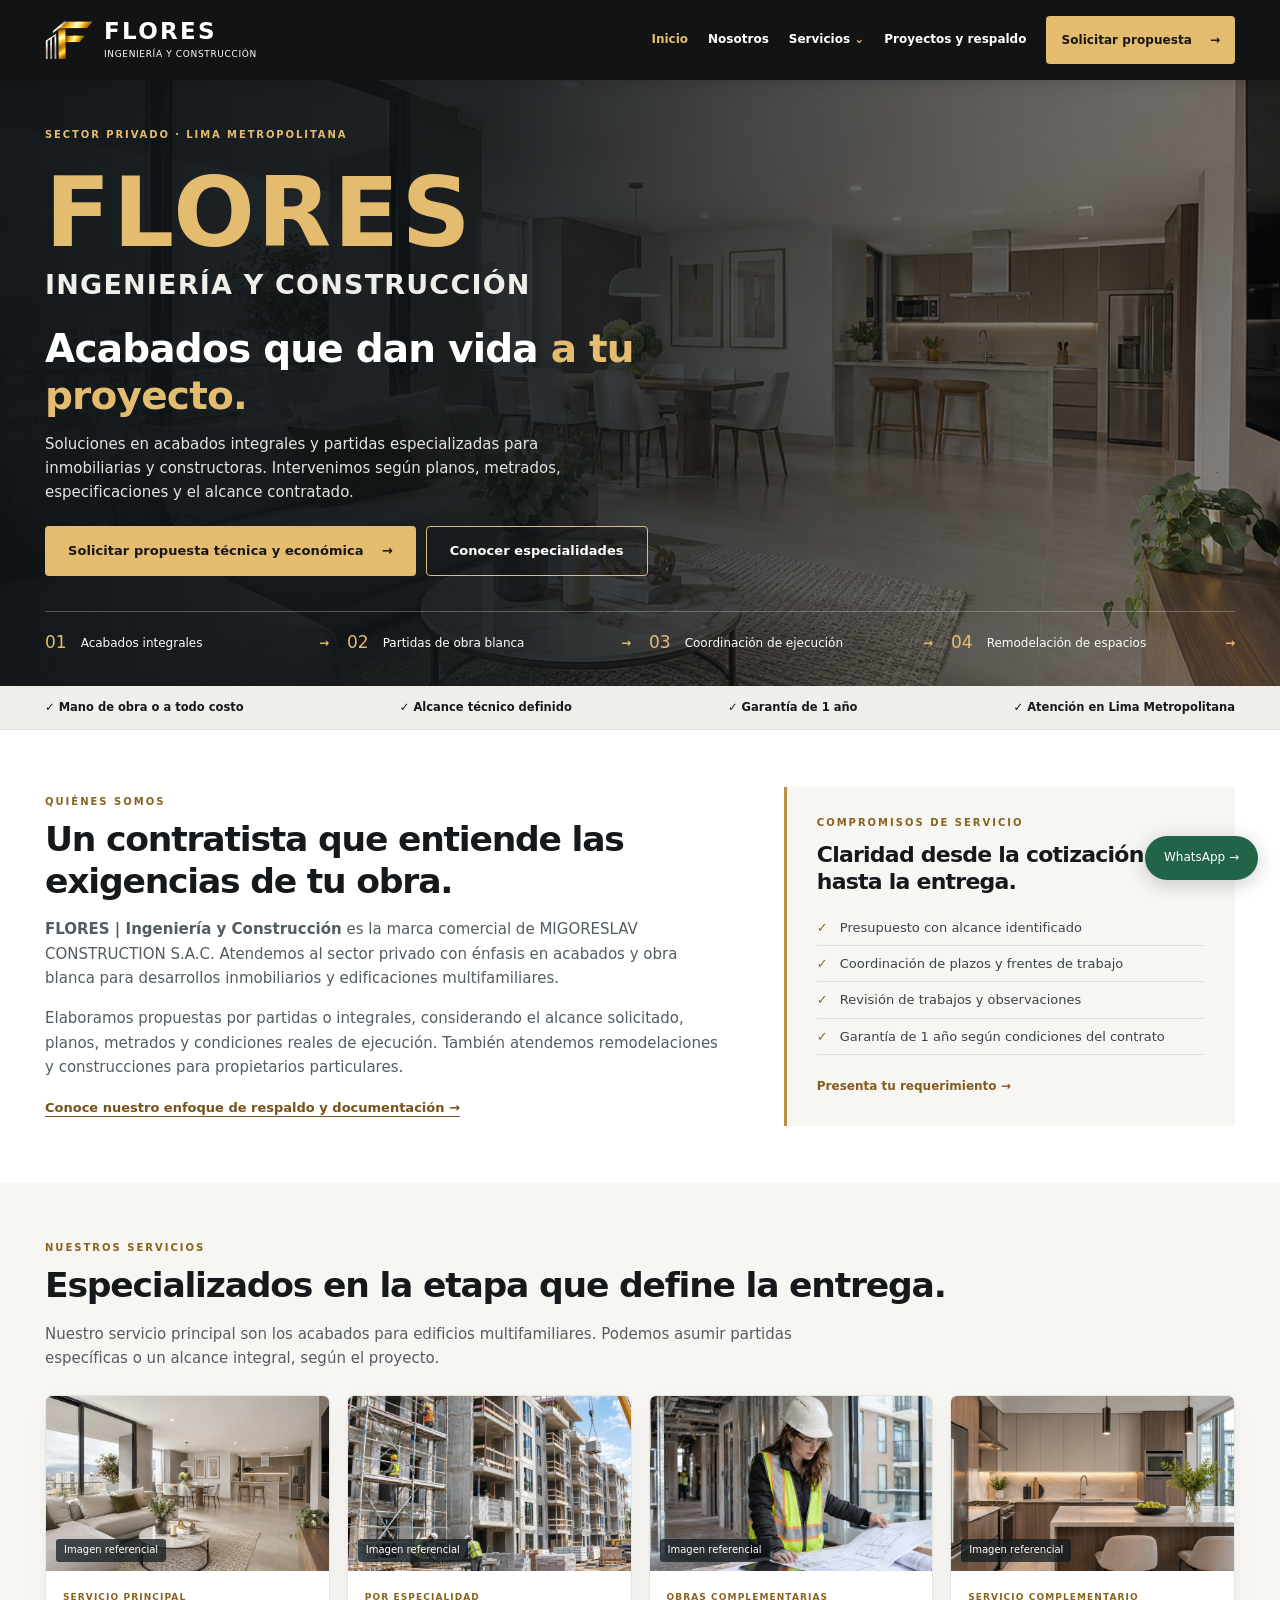
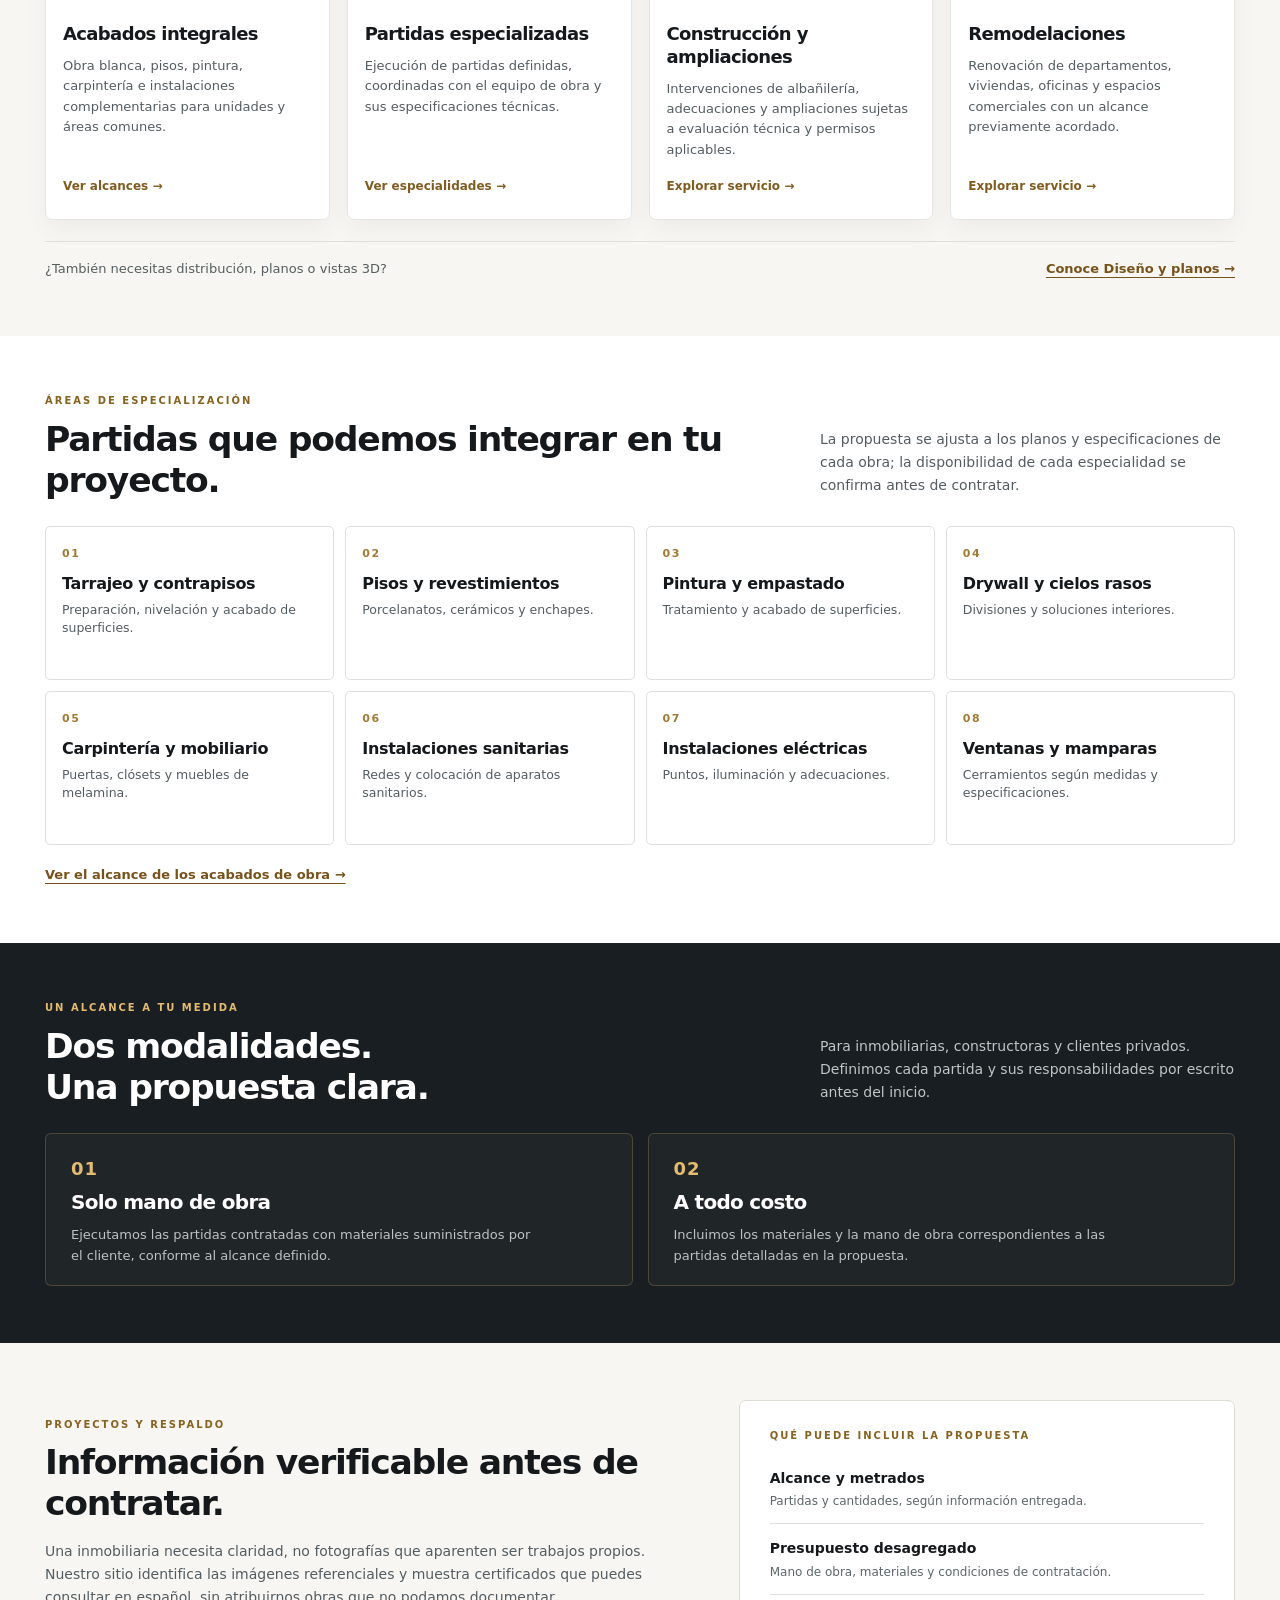
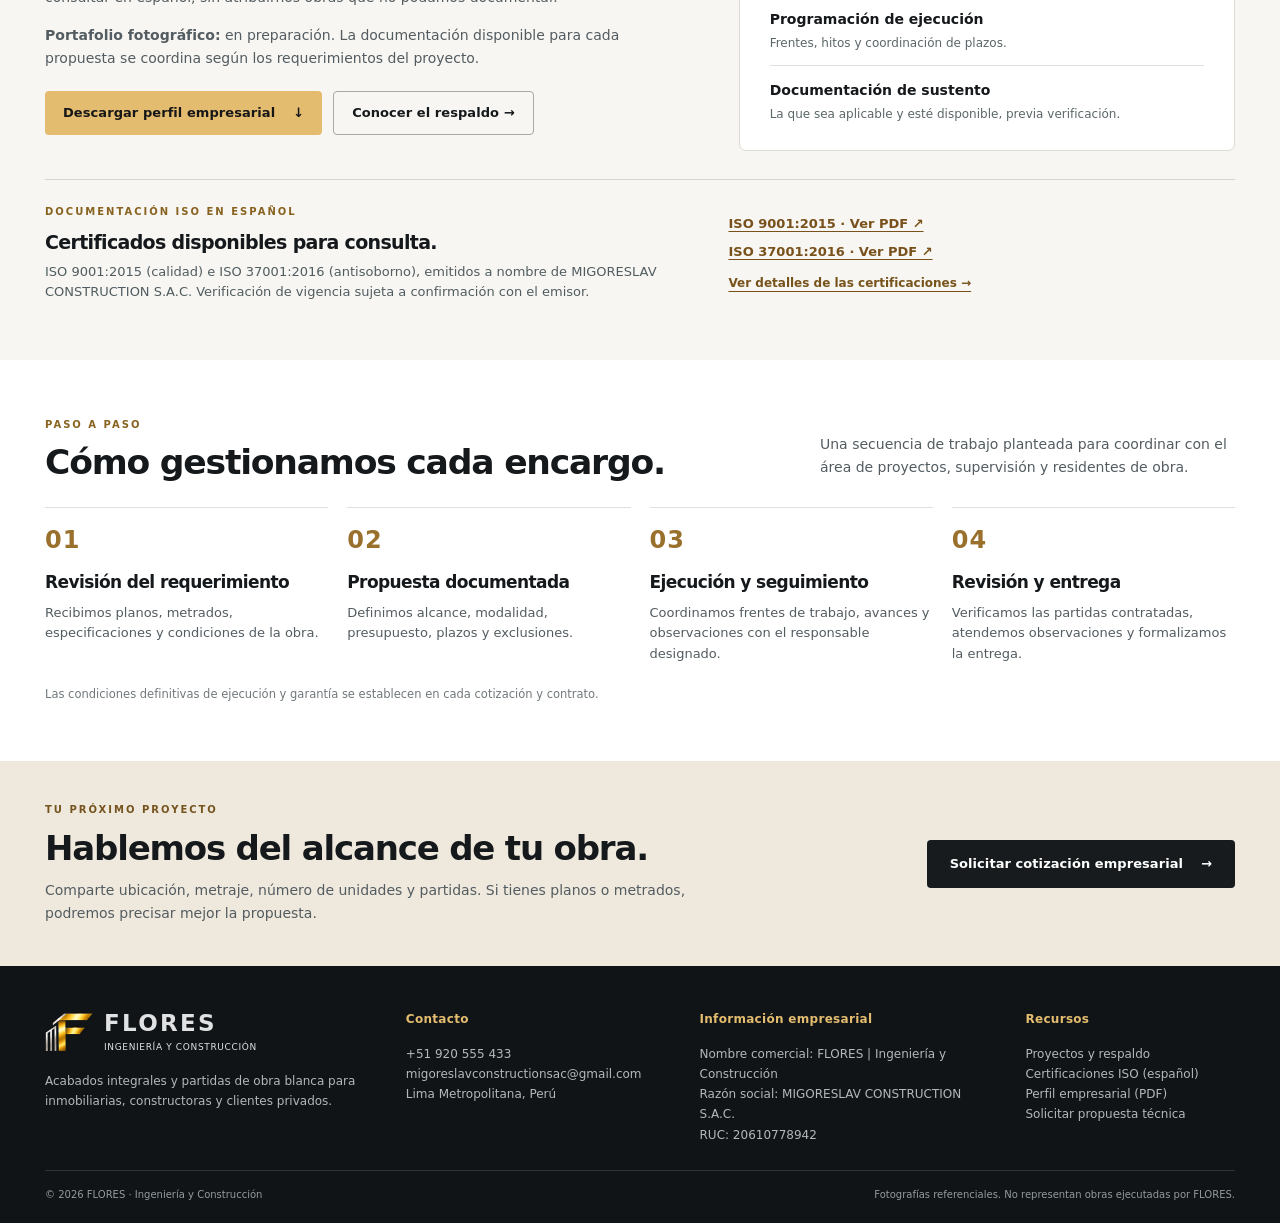
<file: index.html>
<!DOCTYPE html>

<html lang="es"><head><meta charset="utf-8"/><meta content="width=device-width, initial-scale=1" name="viewport"/><meta content="#15181b" name="theme-color"/><title>Acabados para inmobiliarias y constructoras en Lima | FLORES</title><meta content="FLORES: acabados integrales y partidas especializadas para proyectos multifamiliares en Lima. Mano de obra o a todo costo. Solicita una propuesta técnica y económica." name="description"/><link href="assets/favicon.png" rel="icon"/><link href="styles.css?v=20261121-certificaciones" rel="stylesheet"/><script defer="" src="script.js"></script><meta content="website" property="og:type"/><meta content="FLORES | Ingeniería y Construcción" property="og:site_name"/><meta content="index,follow" name="robots"/></head><body><a class="skip" href="#contenido">Saltar al contenido</a><header><div class="wrap nav"><a aria-label="FLORES, inicio" class="brand" href="index.html"><img alt="Isotipo original de FLORES" height="56" src="assets/logo-f-isotipo.webp" width="48"/><span><b>FLORES</b><small>INGENIERÍA Y CONSTRUCCIÓN</small></span></a><button aria-controls="nav" aria-expanded="false" aria-label="Abrir menú" class="menu">☰</button><nav aria-label="Navegación principal" id="nav">
<a aria-current="page" href="index.html">Inicio</a>
<a href="index.html#nosotros">Nosotros</a>
<details class="nav-services"><summary>Servicios</summary><div class="dropdown">
<a href="acabados.html">Acabados integrales</a>
<a href="acabados.html#partidas">Partidas especializadas</a>
<a href="construccion.html">Construcción y ampliaciones</a>
<a href="diseno.html">Diseño y planos</a>
<a href="remodelaciones.html">Remodelaciones</a>
</div></details>
<a href="proyectos.html">Proyectos y respaldo</a>
<a class="btn gold small" href="contacto.html">Solicitar propuesta <span aria-hidden="true">→</span></a>
</nav></div></header><main id="contenido"><section class="hero mainhero" style="--photo:url(assets/interior.jpg)"><div class="wrap hero-inner">
<span class="eyebrow">SECTOR PRIVADO · LIMA METROPOLITANA</span>
<div class="hero-brand">FLORES<small>INGENIERÍA Y CONSTRUCCIÓN</small></div>
<h1>Acabados que dan vida <em>a tu proyecto.</em></h1>
<p>Soluciones en acabados integrales y partidas especializadas para inmobiliarias y constructoras. Intervenimos según planos, metrados, especificaciones y el alcance contratado.</p>
<div class="actions"><a class="btn gold" href="contacto.html">Solicitar propuesta técnica y económica <span aria-hidden="true">→</span></a><a class="btn outline" href="#servicios">Conocer especialidades</a></div>
<div class="hero-tags"><a href="acabados.html"><span>01</span>Acabados integrales <b aria-hidden="true">→</b></a><a href="acabados.html#partidas"><span>02</span>Partidas de obra blanca <b aria-hidden="true">→</b></a><a href="#metodologia"><span>03</span>Coordinación de ejecución <b aria-hidden="true">→</b></a><a href="remodelaciones.html"><span>04</span>Remodelación de espacios <b aria-hidden="true">→</b></a></div>
</div></section><div aria-label="Características de contratación" class="trust"><div class="wrap"><span>✓ Mano de obra o a todo costo</span><span>✓ Alcance técnico definido</span><span>✓ Garantía de 1 año</span><span>✓ Atención en Lima Metropolitana</span></div></div><section class="section" id="nosotros"><div class="wrap about"><div><span class="eyebrow dark">QUIÉNES SOMOS</span><h2>Un contratista que entiende las exigencias de tu obra.</h2>
<p><strong>FLORES | Ingeniería y Construcción</strong> es la marca comercial de MIGORESLAV CONSTRUCTION S.A.C. Atendemos al sector privado con énfasis en acabados y obra blanca para desarrollos inmobiliarios y edificaciones multifamiliares.</p>
<p>Elaboramos propuestas por partidas o integrales, considerando el alcance solicitado, planos, metrados y condiciones reales de ejecución. También atendemos remodelaciones y construcciones para propietarios particulares.</p>
<a class="text-link" href="proyectos.html">Conoce nuestro enfoque de respaldo y documentación <span aria-hidden="true">→</span></a></div>
<aside class="promise-panel"><span class="eyebrow dark">COMPROMISOS DE SERVICIO</span><h3>Claridad desde la cotización hasta la entrega.</h3><ul class="checklist"><li>Presupuesto con alcance identificado</li><li>Coordinación de plazos y frentes de trabajo</li><li>Revisión de trabajos y observaciones</li><li>Garantía de 1 año según condiciones del contrato</li></ul><a class="more" href="contacto.html">Presenta tu requerimiento →</a></aside></div></section><section class="section soft" id="servicios"><div class="wrap"><span class="eyebrow dark">NUESTROS SERVICIOS</span><h2>Especializados en la etapa que define la entrega.</h2><p class="intro">Nuestro servicio principal son los acabados para edificios multifamiliares. Podemos asumir partidas específicas o un alcance integral, según el proyecto.</p>
<div class="cards">
<a class="card" href="acabados.html"><div class="card-image"><img alt="Interior multifamiliar terminado, imagen referencial" height="600" loading="lazy" src="assets/interior.jpg" width="800"/><span>Imagen referencial</span></div><div class="card-body"><span class="eyebrow dark">SERVICIO PRINCIPAL</span><h3>Acabados integrales</h3><p>Obra blanca, pisos, pintura, carpintería e instalaciones complementarias para unidades y áreas comunes.</p><span class="more">Ver alcances →</span></div></a>
<a class="card" href="acabados.html#partidas"><div class="card-image"><img alt="Edificio multifamiliar en construcción, imagen referencial" height="600" loading="lazy" src="assets/edificio.jpg" width="800"/><span>Imagen referencial</span></div><div class="card-body"><span class="eyebrow dark">POR ESPECIALIDAD</span><h3>Partidas especializadas</h3><p>Ejecución de partidas definidas, coordinadas con el equipo de obra y sus especificaciones técnicas.</p><span class="more">Ver especialidades →</span></div></a>
<a class="card" href="construccion.html"><div class="card-image"><img alt="Revisión técnica en obra, imagen referencial" height="600" loading="lazy" src="assets/diseno.jpg" width="800"/><span>Imagen referencial</span></div><div class="card-body"><span class="eyebrow dark">OBRAS COMPLEMENTARIAS</span><h3>Construcción y ampliaciones</h3><p>Intervenciones de albañilería, adecuaciones y ampliaciones sujetas a evaluación técnica y permisos aplicables.</p><span class="more">Explorar servicio →</span></div></a>
<a class="card" href="remodelaciones.html"><div class="card-image"><img alt="Cocina terminada, imagen referencial" height="600" loading="lazy" src="assets/cocina.jpg" width="800"/><span>Imagen referencial</span></div><div class="card-body"><span class="eyebrow dark">SERVICIO COMPLEMENTARIO</span><h3>Remodelaciones</h3><p>Renovación de departamentos, viviendas, oficinas y espacios comerciales con un alcance previamente acordado.</p><span class="more">Explorar servicio →</span></div></a>
</div>
<div class="service-bottom"><span>¿También necesitas distribución, planos o vistas 3D?</span><a class="text-link" href="diseno.html">Conoce Diseño y planos →</a></div>
</div></section><section class="section" id="especialidades"><div class="wrap"><div class="section-heading"><div><span class="eyebrow dark">ÁREAS DE ESPECIALIZACIÓN</span><h2>Partidas que podemos integrar en tu proyecto.</h2></div><p>La propuesta se ajusta a los planos y especificaciones de cada obra; la disponibilidad de cada especialidad se confirma antes de contratar.</p></div>
<div class="specialties-grid"><article><span>01</span><h3>Tarrajeo y contrapisos</h3><p>Preparación, nivelación y acabado de superficies.</p></article><article><span>02</span><h3>Pisos y revestimientos</h3><p>Porcelanatos, cerámicos y enchapes.</p></article><article><span>03</span><h3>Pintura y empastado</h3><p>Tratamiento y acabado de superficies.</p></article><article><span>04</span><h3>Drywall y cielos rasos</h3><p>Divisiones y soluciones interiores.</p></article><article><span>05</span><h3>Carpintería y mobiliario</h3><p>Puertas, clósets y muebles de melamina.</p></article><article><span>06</span><h3>Instalaciones sanitarias</h3><p>Redes y colocación de aparatos sanitarios.</p></article><article><span>07</span><h3>Instalaciones eléctricas</h3><p>Puntos, iluminación y adecuaciones.</p></article><article><span>08</span><h3>Ventanas y mamparas</h3><p>Cerramientos según medidas y especificaciones.</p></article></div>
<a class="text-link below-grid" href="acabados.html#partidas">Ver el alcance de los acabados de obra →</a></div></section><section class="section dark-section" id="modalidades"><div class="wrap"><div class="section-heading section-heading-light"><div><span class="eyebrow">UN ALCANCE A TU MEDIDA</span><h2>Dos modalidades.<br/>Una propuesta clara.</h2></div><p>Para inmobiliarias, constructoras y clientes privados. Definimos cada partida y sus responsabilidades por escrito antes del inicio.</p></div><div class="mode-cards"><article><span class="number">01</span><h3>Solo mano de obra</h3><p>Ejecutamos las partidas contratadas con materiales suministrados por el cliente, conforme al alcance definido.</p></article><article><span class="number">02</span><h3>A todo costo</h3><p>Incluimos los materiales y la mano de obra correspondientes a las partidas detalladas en la propuesta.</p></article></div></div></section><section class="section soft" id="respaldo"><div class="wrap"><div class="proof-layout"><div><span class="eyebrow dark">PROYECTOS Y RESPALDO</span><h2>Información verificable antes de contratar.</h2><p>Una inmobiliaria necesita claridad, no fotografías que aparenten ser trabajos propios. Nuestro sitio identifica las imágenes referenciales y muestra certificados que puedes consultar en español, sin atribuirnos obras que no podamos documentar.</p><p><strong>Portafolio fotográfico:</strong> en preparación. La documentación disponible para cada propuesta se coordina según los requerimientos del proyecto.</p><div class="actions actions-dark"><a class="btn gold" download="" href="perfil_empresarial_flores.pdf">Descargar perfil empresarial <span aria-hidden="true">↓</span></a><a class="btn btn-line" href="proyectos.html">Conocer el respaldo →</a></div></div><div class="proof-panel"><span class="eyebrow dark">QUÉ PUEDE INCLUIR LA PROPUESTA</span><ul class="evidence-list"><li><b>Alcance y metrados</b><small>Partidas y cantidades, según información entregada.</small></li><li><b>Presupuesto desagregado</b><small>Mano de obra, materiales y condiciones de contratación.</small></li><li><b>Programación de ejecución</b><small>Frentes, hitos y coordinación de plazos.</small></li><li><b>Documentación de sustento</b><small>La que sea aplicable y esté disponible, previa verificación.</small></li></ul></div></div><div class="iso-teaser"><div><span class="eyebrow dark">DOCUMENTACIÓN ISO EN ESPAÑOL</span><h3>Certificados disponibles para consulta.</h3><p>ISO 9001:2015 (calidad) e ISO 37001:2016 (antisoborno), emitidos a nombre de MIGORESLAV CONSTRUCTION S.A.C. Verificación de vigencia sujeta a confirmación con el emisor.</p></div><div class="iso-teaser-links"><a href="certificaciones/iso-9001-2015-espanol.pdf" rel="noopener" target="_blank">ISO 9001:2015 · Ver PDF ↗</a><a href="certificaciones/iso-37001-2016-espanol.pdf" rel="noopener" target="_blank">ISO 37001:2016 · Ver PDF ↗</a><a class="text-link" href="proyectos.html#certificaciones">Ver detalles de las certificaciones →</a></div></div></div></section><section class="section" id="metodologia"><div class="wrap"><div class="section-heading"><div><span class="eyebrow dark">PASO A PASO</span><h2>Cómo gestionamos cada encargo.</h2></div><p>Una secuencia de trabajo planteada para coordinar con el área de proyectos, supervisión y residentes de obra.</p></div><div class="steps"><article><span class="number">01</span><h3>Revisión del requerimiento</h3><p>Recibimos planos, metrados, especificaciones y condiciones de la obra.</p></article><article><span class="number">02</span><h3>Propuesta documentada</h3><p>Definimos alcance, modalidad, presupuesto, plazos y exclusiones.</p></article><article><span class="number">03</span><h3>Ejecución y seguimiento</h3><p>Coordinamos frentes de trabajo, avances y observaciones con el responsable designado.</p></article><article><span class="number">04</span><h3>Revisión y entrega</h3><p>Verificamos las partidas contratadas, atendemos observaciones y formalizamos la entrega.</p></article></div><p class="method-note">Las condiciones definitivas de ejecución y garantía se establecen en cada cotización y contrato.</p></div></section><section class="cta" id="cotizacion"><div class="wrap cta-inner"><div><span class="eyebrow">TU PRÓXIMO PROYECTO</span><h2>Hablemos del alcance de tu obra.</h2><p>Comparte ubicación, metraje, número de unidades y partidas. Si tienes planos o metrados, podremos precisar mejor la propuesta.</p></div><a class="btn gold" href="contacto.html">Solicitar cotización empresarial <span aria-hidden="true">→</span></a></div></section></main><footer><div class="wrap foot"><div><a class="brand" href="index.html"><img alt="Isotipo original de FLORES" height="56" src="assets/logo-f-isotipo.webp" width="48"/><span><b>FLORES</b><small>INGENIERÍA Y CONSTRUCCIÓN</small></span></a><p>Acabados integrales y partidas de obra blanca para inmobiliarias, constructoras y clientes privados.</p></div><div><b>Contacto</b><p><a href="tel:+51920555433">+51 920 555 433</a><br/><a class="email" href="mailto:migoreslavconstructionsac@gmail.com">migoreslavconstructionsac@gmail.com</a><br/>Lima Metropolitana, Perú</p></div><div><b>Información empresarial</b><p>Nombre comercial: FLORES | Ingeniería y Construcción<br/>Razón social: MIGORESLAV CONSTRUCTION S.A.C.<br/>RUC: 20610778942</p></div><div class="footer-resources"><b>Recursos</b><p><a href="proyectos.html">Proyectos y respaldo</a><br/><a href="proyectos.html#certificaciones">Certificaciones ISO (español)</a><br/><a download="" href="perfil_empresarial_flores.pdf">Perfil empresarial (PDF)</a><br/><a href="contacto.html">Solicitar propuesta técnica</a></p></div></div><div class="wrap foot-bottom">© 2026 FLORES · Ingeniería y Construcción<span>Fotografías referenciales. No representan obras ejecutadas por FLORES.</span></div></footer><a aria-label="Consultar por WhatsApp" class="floating" href="https://wa.me/51920555433?text=Hola%2C%20quisiera%20cotizar%20un%20proyecto." rel="noopener noreferrer" target="_blank">WhatsApp →</a></body></html>
</file>
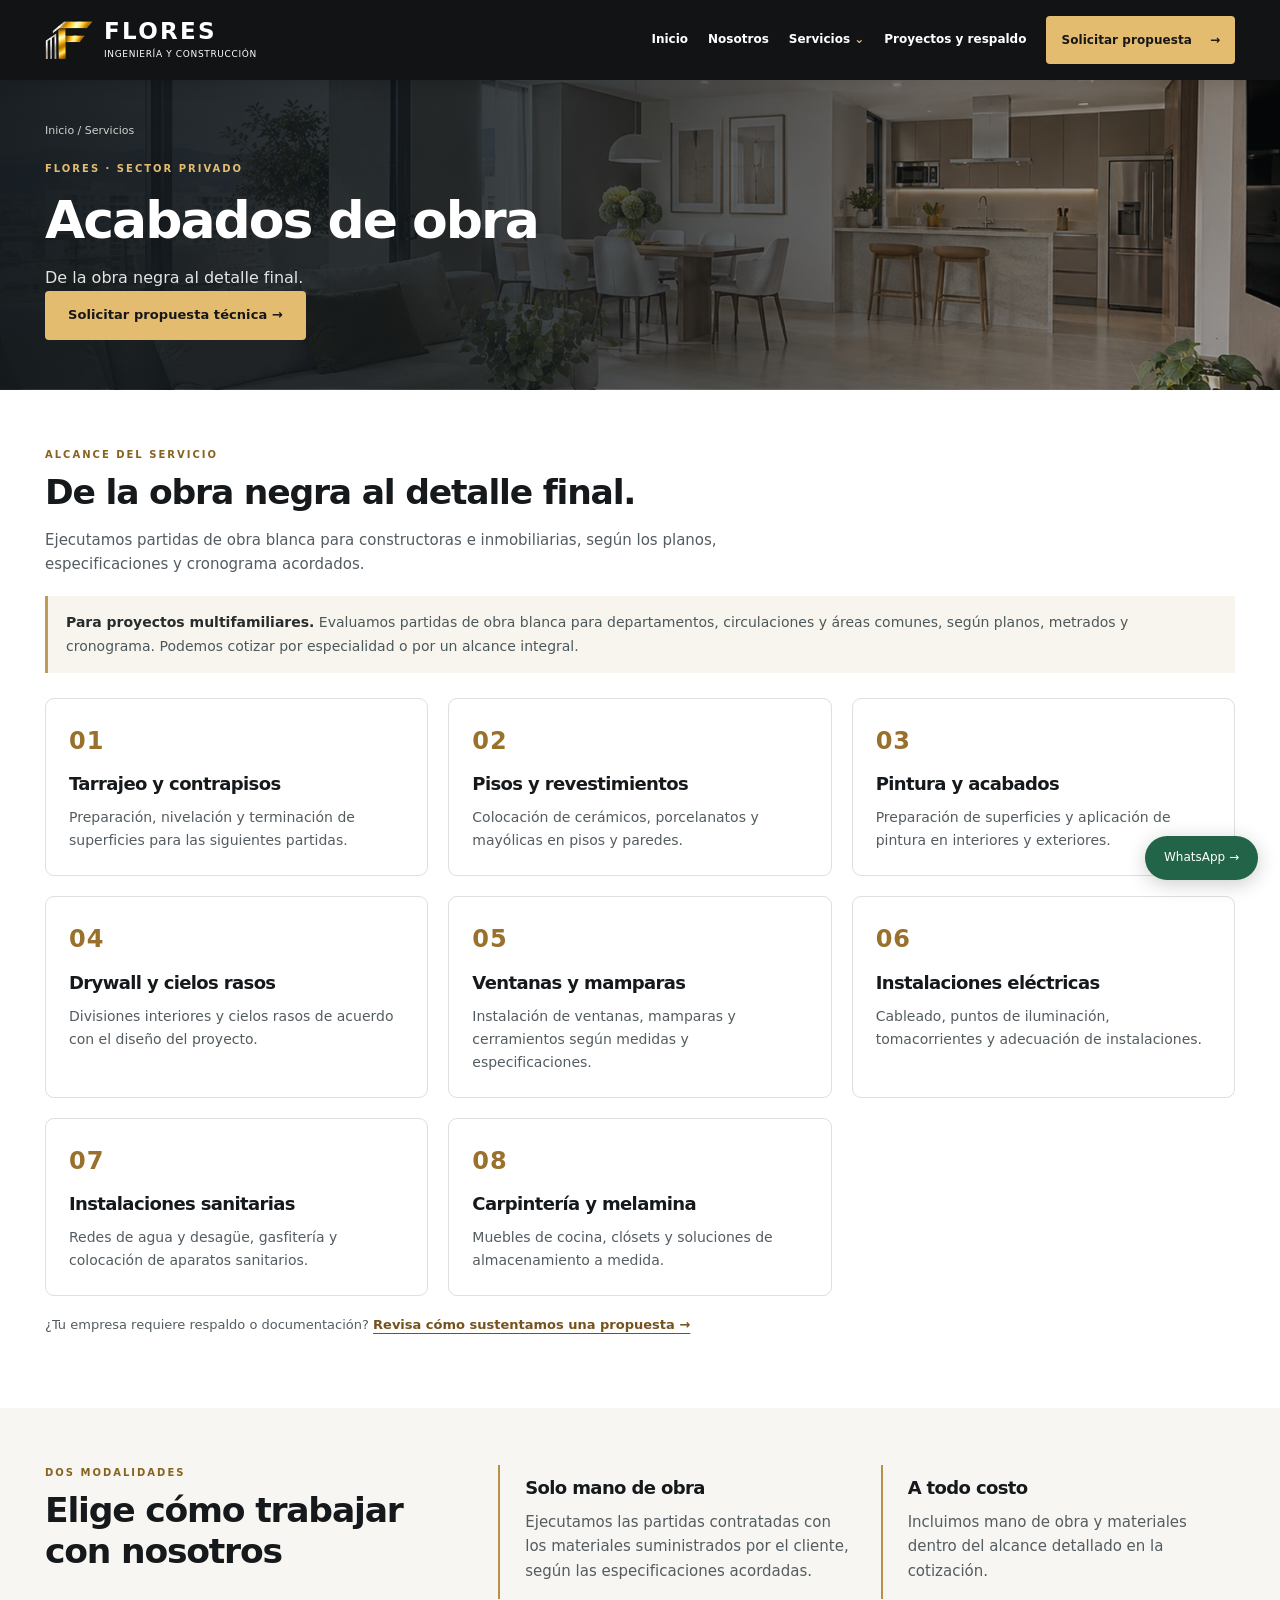
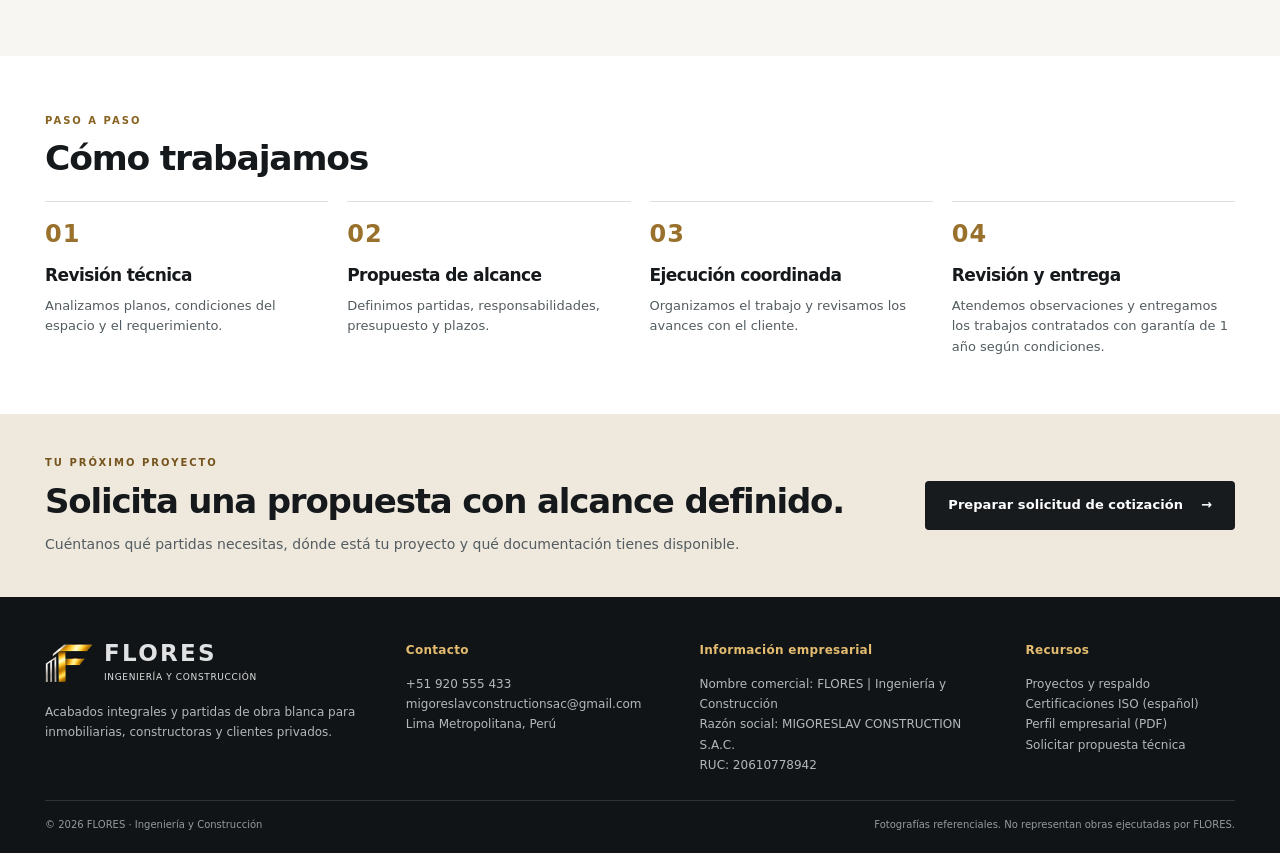
<file: acabados.html>
<!DOCTYPE html>

<html lang="es"><head><meta charset="utf-8"/><meta content="width=device-width, initial-scale=1" name="viewport"/><meta content="#15181b" name="theme-color"/><title>Acabados de obra | FLORES Ingeniería y Construcción</title><meta content="Acabados integrales y partidas de obra blanca para constructoras e inmobiliarias en Lima: pisos, pintura, drywall, instalaciones, carpintería y más." name="description"/><link href="assets/favicon.png" rel="icon"/><link href="styles.css?v=20261121-certificaciones" rel="stylesheet"/><script defer="" src="script.js"></script><meta content="website" property="og:type"/><meta content="FLORES | Ingeniería y Construcción" property="og:site_name"/><meta content="index,follow" name="robots"/></head><body><a class="skip" href="#contenido">Saltar al contenido</a><header><div class="wrap nav"><a aria-label="FLORES, inicio" class="brand" href="index.html"><img alt="Isotipo original de FLORES" height="56" src="assets/logo-f-isotipo.webp" width="48"/><span><b>FLORES</b><small>INGENIERÍA Y CONSTRUCCIÓN</small></span></a><button aria-controls="nav" aria-expanded="false" aria-label="Abrir menú" class="menu">☰</button><nav aria-label="Navegación principal" id="nav">
<a href="index.html">Inicio</a>
<a href="index.html#nosotros">Nosotros</a>
<details class="nav-services"><summary>Servicios</summary><div class="dropdown">
<a href="acabados.html">Acabados integrales</a>
<a href="acabados.html#partidas">Partidas especializadas</a>
<a href="construccion.html">Construcción y ampliaciones</a>
<a href="diseno.html">Diseño y planos</a>
<a href="remodelaciones.html">Remodelaciones</a>
</div></details>
<a href="proyectos.html">Proyectos y respaldo</a>
<a class="btn gold small" href="contacto.html">Solicitar propuesta <span aria-hidden="true">→</span></a>
</nav></div></header><main id="contenido"><section class="hero subhero" style="--photo:url(assets/interior.jpg)"><div class="wrap hero-inner"><a class="breadcrumb" href="index.html">Inicio / Servicios</a><span class="eyebrow">FLORES · SECTOR PRIVADO</span><h1>Acabados de obra</h1><p>De la obra negra al detalle final.</p><a class="btn gold" href="contacto.html?servicio=Acabados%20integrales">Solicitar propuesta técnica →</a></div></section><section class="section"><div class="wrap"><span class="eyebrow dark">ALCANCE DEL SERVICIO</span><h2>De la obra negra al detalle final.</h2><p class="intro">Ejecutamos partidas de obra blanca para constructoras e inmobiliarias, según los planos, especificaciones y cronograma acordados.</p><div class="sector-intro"><strong>Para proyectos multifamiliares.</strong> Evaluamos partidas de obra blanca para departamentos, circulaciones y áreas comunes, según planos, metrados y cronograma. Podemos cotizar por especialidad o por un alcance integral.</div><div class="parts" id="partidas"><article><span class="number">01</span><h3>Tarrajeo y contrapisos</h3><p>Preparación, nivelación y terminación de superficies para las siguientes partidas.</p></article><article><span class="number">02</span><h3>Pisos y revestimientos</h3><p>Colocación de cerámicos, porcelanatos y mayólicas en pisos y paredes.</p></article><article><span class="number">03</span><h3>Pintura y acabados</h3><p>Preparación de superficies y aplicación de pintura en interiores y exteriores.</p></article><article><span class="number">04</span><h3>Drywall y cielos rasos</h3><p>Divisiones interiores y cielos rasos de acuerdo con el diseño del proyecto.</p></article><article><span class="number">05</span><h3>Ventanas y mamparas</h3><p>Instalación de ventanas, mamparas y cerramientos según medidas y especificaciones.</p></article><article><span class="number">06</span><h3>Instalaciones eléctricas</h3><p>Cableado, puntos de iluminación, tomacorrientes y adecuación de instalaciones.</p></article><article><span class="number">07</span><h3>Instalaciones sanitarias</h3><p>Redes de agua y desagüe, gasfitería y colocación de aparatos sanitarios.</p></article><article><span class="number">08</span><h3>Carpintería y melamina</h3><p>Muebles de cocina, clósets y soluciones de almacenamiento a medida.</p></article></div><p class="service-resource">¿Tu empresa requiere respaldo o documentación? <a class="text-link" href="proyectos.html">Revisa cómo sustentamos una propuesta →</a></p></div></section><section class="soft section"><div class="wrap modes"><div><span class="eyebrow dark">DOS MODALIDADES</span><h2>Elige cómo trabajar con nosotros</h2></div><article><h3>Solo mano de obra</h3><p>Ejecutamos las partidas contratadas con los materiales suministrados por el cliente, según las especificaciones acordadas.</p></article><article><h3>A todo costo</h3><p>Incluimos mano de obra y materiales dentro del alcance detallado en la cotización.</p></article></div></section><section class="section"><div class="wrap"><span class="eyebrow dark">PASO A PASO</span><h2>Cómo trabajamos</h2><div class="steps"><article><span class="number">01</span><h3>Revisión técnica</h3><p>Analizamos planos, condiciones del espacio y el requerimiento.</p></article><article><span class="number">02</span><h3>Propuesta de alcance</h3><p>Definimos partidas, responsabilidades, presupuesto y plazos.</p></article><article><span class="number">03</span><h3>Ejecución coordinada</h3><p>Organizamos el trabajo y revisamos los avances con el cliente.</p></article><article><span class="number">04</span><h3>Revisión y entrega</h3><p>Atendemos observaciones y entregamos los trabajos contratados con garantía de 1 año según condiciones.</p></article></div></div></section><section class="cta"><div class="wrap cta-inner"><div><span class="eyebrow">TU PRÓXIMO PROYECTO</span><h2>Solicita una propuesta con alcance definido.</h2><p>Cuéntanos qué partidas necesitas, dónde está tu proyecto y qué documentación tienes disponible.</p></div><a class="btn gold" href="contacto.html?servicio=Acabados%20integrales">Preparar solicitud de cotización <span aria-hidden="true">→</span></a></div></section></main><footer><div class="wrap foot"><div><a class="brand" href="index.html"><img alt="Isotipo original de FLORES" height="56" src="assets/logo-f-isotipo.webp" width="48"/><span><b>FLORES</b><small>INGENIERÍA Y CONSTRUCCIÓN</small></span></a><p>Acabados integrales y partidas de obra blanca para inmobiliarias, constructoras y clientes privados.</p></div><div><b>Contacto</b><p><a href="tel:+51920555433">+51 920 555 433</a><br/><a class="email" href="mailto:migoreslavconstructionsac@gmail.com">migoreslavconstructionsac@gmail.com</a><br/>Lima Metropolitana, Perú</p></div><div><b>Información empresarial</b><p>Nombre comercial: FLORES | Ingeniería y Construcción<br/>Razón social: MIGORESLAV CONSTRUCTION S.A.C.<br/>RUC: 20610778942</p></div><div class="footer-resources"><b>Recursos</b><p><a href="proyectos.html">Proyectos y respaldo</a><br/><a href="proyectos.html#certificaciones">Certificaciones ISO (español)</a><br/><a download="" href="perfil_empresarial_flores.pdf">Perfil empresarial (PDF)</a><br/><a href="contacto.html">Solicitar propuesta técnica</a></p></div></div><div class="wrap foot-bottom">© 2026 FLORES · Ingeniería y Construcción<span>Fotografías referenciales. No representan obras ejecutadas por FLORES.</span></div></footer><a aria-label="Consultar por WhatsApp" class="floating" href="https://wa.me/51920555433?text=Hola%2C%20quisiera%20cotizar%20un%20proyecto." rel="noopener noreferrer" target="_blank">WhatsApp →</a></body></html>
</file>
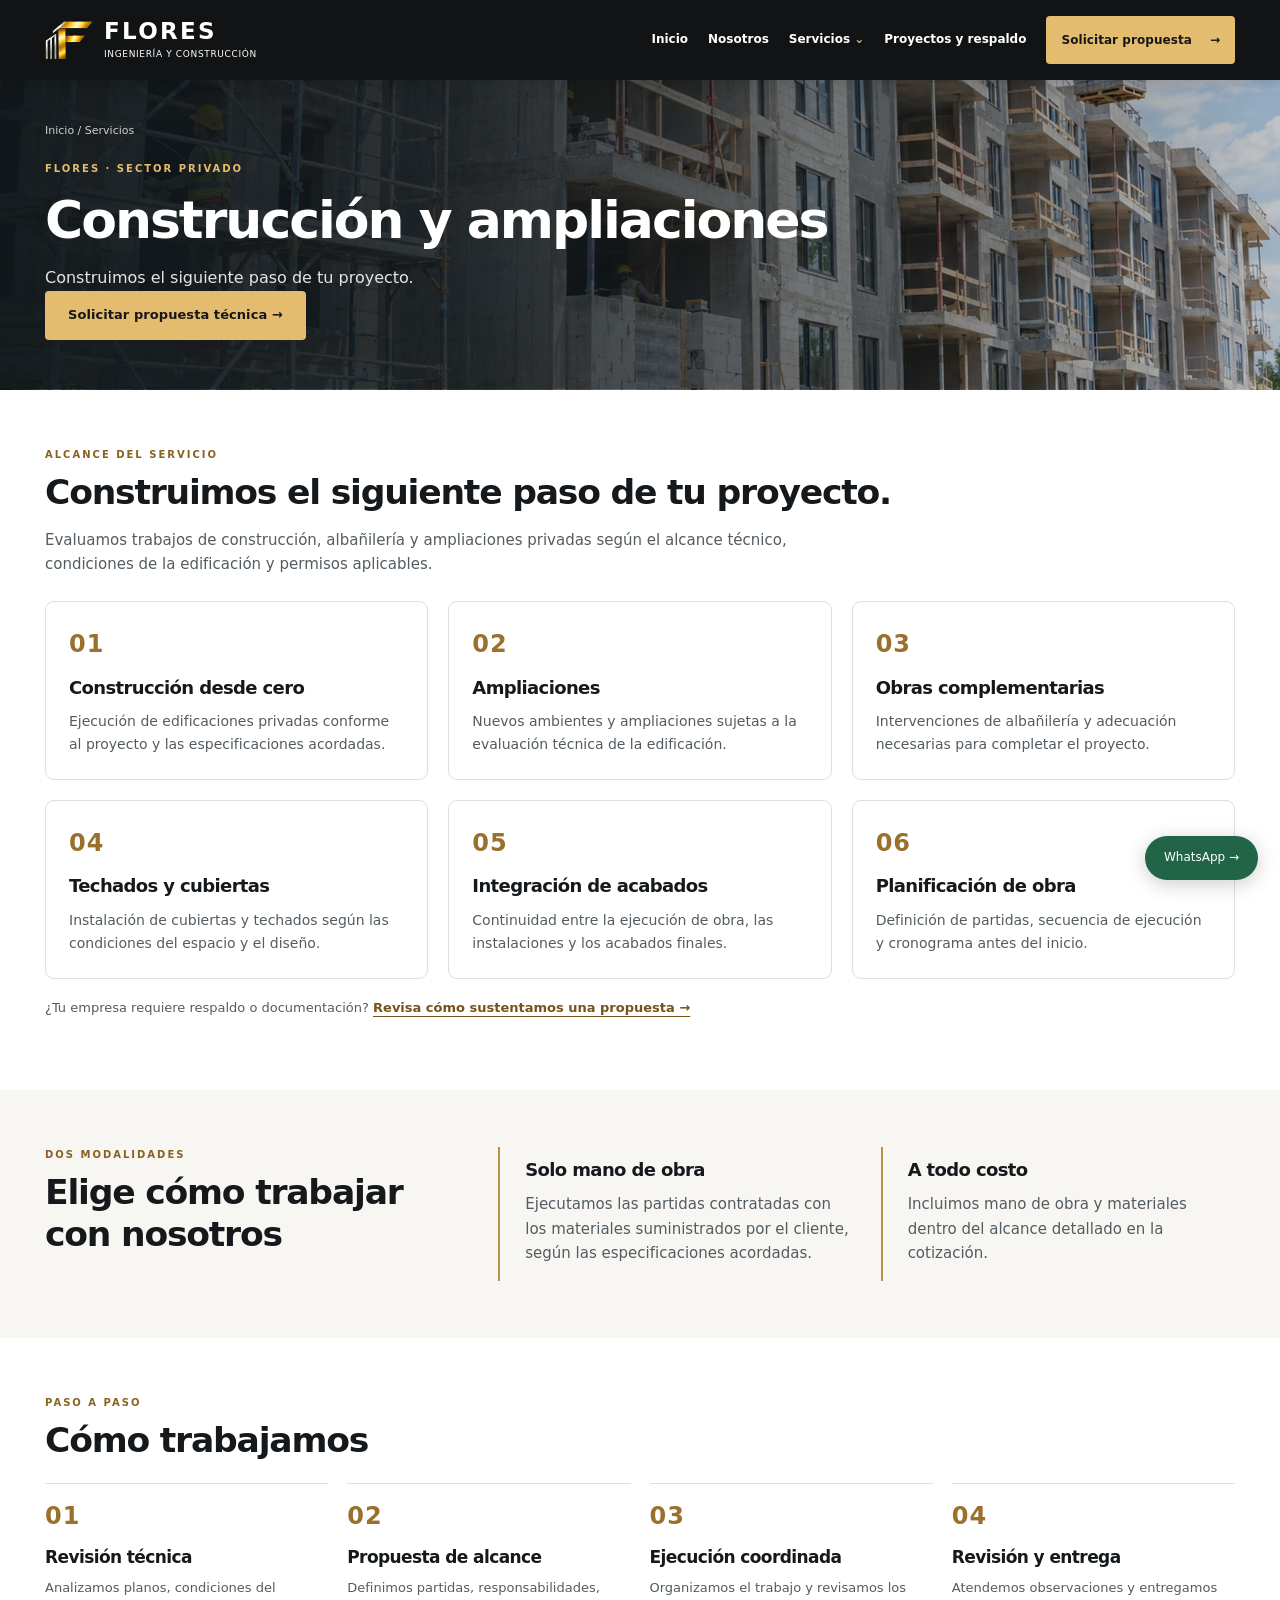
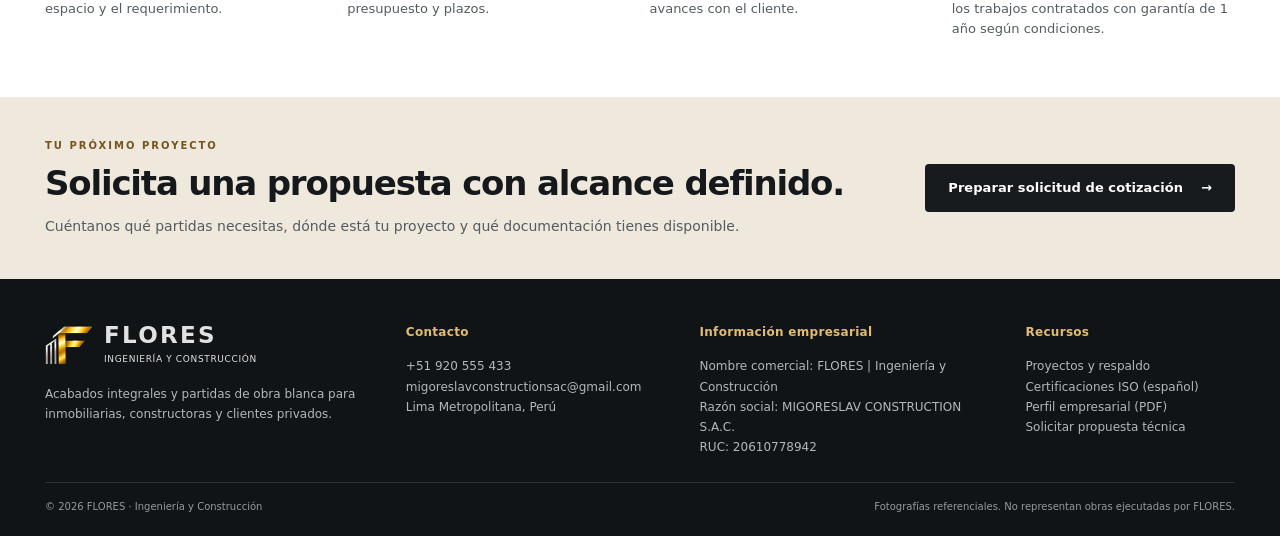
<file: construccion.html>
<!DOCTYPE html>

<html lang="es"><head><meta charset="utf-8"/><meta content="width=device-width, initial-scale=1" name="viewport"/><meta content="#15181b" name="theme-color"/><title>Construcción y ampliaciones | FLORES Ingeniería y Construcción</title><meta content="Desarrollamos obras nuevas y ampliaciones para clientes privados, partiendo de una revisión técnica y del alcance definido para cada intervención." name="description"/><link href="assets/favicon.png" rel="icon"/><link href="styles.css?v=20261121-certificaciones" rel="stylesheet"/><script defer="" src="script.js"></script><meta content="website" property="og:type"/><meta content="FLORES | Ingeniería y Construcción" property="og:site_name"/><meta content="index,follow" name="robots"/></head><body><a class="skip" href="#contenido">Saltar al contenido</a><header><div class="wrap nav"><a aria-label="FLORES, inicio" class="brand" href="index.html"><img alt="Isotipo original de FLORES" height="56" src="assets/logo-f-isotipo.webp" width="48"/><span><b>FLORES</b><small>INGENIERÍA Y CONSTRUCCIÓN</small></span></a><button aria-controls="nav" aria-expanded="false" aria-label="Abrir menú" class="menu">☰</button><nav aria-label="Navegación principal" id="nav">
<a href="index.html">Inicio</a>
<a href="index.html#nosotros">Nosotros</a>
<details class="nav-services"><summary>Servicios</summary><div class="dropdown">
<a href="acabados.html">Acabados integrales</a>
<a href="acabados.html#partidas">Partidas especializadas</a>
<a href="construccion.html">Construcción y ampliaciones</a>
<a href="diseno.html">Diseño y planos</a>
<a href="remodelaciones.html">Remodelaciones</a>
</div></details>
<a href="proyectos.html">Proyectos y respaldo</a>
<a class="btn gold small" href="contacto.html">Solicitar propuesta <span aria-hidden="true">→</span></a>
</nav></div></header><main id="contenido"><section class="hero subhero" style="--photo:url(assets/edificio.jpg)"><div class="wrap hero-inner"><a class="breadcrumb" href="index.html">Inicio / Servicios</a><span class="eyebrow">FLORES · SECTOR PRIVADO</span><h1>Construcción y ampliaciones</h1><p>Construimos el siguiente paso de tu proyecto.</p><a class="btn gold" href="contacto.html?servicio=Construcci%C3%B3n%20y%20ampliaciones">Solicitar propuesta técnica →</a></div></section><section class="section"><div class="wrap"><span class="eyebrow dark">ALCANCE DEL SERVICIO</span><h2>Construimos el siguiente paso de tu proyecto.</h2><p class="intro">Evaluamos trabajos de construcción, albañilería y ampliaciones privadas según el alcance técnico, condiciones de la edificación y permisos aplicables.</p><div class="parts"><article><span class="number">01</span><h3>Construcción desde cero</h3><p>Ejecución de edificaciones privadas conforme al proyecto y las especificaciones acordadas.</p></article><article><span class="number">02</span><h3>Ampliaciones</h3><p>Nuevos ambientes y ampliaciones sujetas a la evaluación técnica de la edificación.</p></article><article><span class="number">03</span><h3>Obras complementarias</h3><p>Intervenciones de albañilería y adecuación necesarias para completar el proyecto.</p></article><article><span class="number">04</span><h3>Techados y cubiertas</h3><p>Instalación de cubiertas y techados según las condiciones del espacio y el diseño.</p></article><article><span class="number">05</span><h3>Integración de acabados</h3><p>Continuidad entre la ejecución de obra, las instalaciones y los acabados finales.</p></article><article><span class="number">06</span><h3>Planificación de obra</h3><p>Definición de partidas, secuencia de ejecución y cronograma antes del inicio.</p></article></div><p class="service-resource">¿Tu empresa requiere respaldo o documentación? <a class="text-link" href="proyectos.html">Revisa cómo sustentamos una propuesta →</a></p></div></section><section class="soft section"><div class="wrap modes"><div><span class="eyebrow dark">DOS MODALIDADES</span><h2>Elige cómo trabajar con nosotros</h2></div><article><h3>Solo mano de obra</h3><p>Ejecutamos las partidas contratadas con los materiales suministrados por el cliente, según las especificaciones acordadas.</p></article><article><h3>A todo costo</h3><p>Incluimos mano de obra y materiales dentro del alcance detallado en la cotización.</p></article></div></section><section class="section"><div class="wrap"><span class="eyebrow dark">PASO A PASO</span><h2>Cómo trabajamos</h2><div class="steps"><article><span class="number">01</span><h3>Revisión técnica</h3><p>Analizamos planos, condiciones del espacio y el requerimiento.</p></article><article><span class="number">02</span><h3>Propuesta de alcance</h3><p>Definimos partidas, responsabilidades, presupuesto y plazos.</p></article><article><span class="number">03</span><h3>Ejecución coordinada</h3><p>Organizamos el trabajo y revisamos los avances con el cliente.</p></article><article><span class="number">04</span><h3>Revisión y entrega</h3><p>Atendemos observaciones y entregamos los trabajos contratados con garantía de 1 año según condiciones.</p></article></div></div></section><section class="cta"><div class="wrap cta-inner"><div><span class="eyebrow">TU PRÓXIMO PROYECTO</span><h2>Solicita una propuesta con alcance definido.</h2><p>Cuéntanos qué partidas necesitas, dónde está tu proyecto y qué documentación tienes disponible.</p></div><a class="btn gold" href="contacto.html?servicio=Construcci%C3%B3n%20y%20ampliaciones">Preparar solicitud de cotización <span aria-hidden="true">→</span></a></div></section></main><footer><div class="wrap foot"><div><a class="brand" href="index.html"><img alt="Isotipo original de FLORES" height="56" src="assets/logo-f-isotipo.webp" width="48"/><span><b>FLORES</b><small>INGENIERÍA Y CONSTRUCCIÓN</small></span></a><p>Acabados integrales y partidas de obra blanca para inmobiliarias, constructoras y clientes privados.</p></div><div><b>Contacto</b><p><a href="tel:+51920555433">+51 920 555 433</a><br/><a class="email" href="mailto:migoreslavconstructionsac@gmail.com">migoreslavconstructionsac@gmail.com</a><br/>Lima Metropolitana, Perú</p></div><div><b>Información empresarial</b><p>Nombre comercial: FLORES | Ingeniería y Construcción<br/>Razón social: MIGORESLAV CONSTRUCTION S.A.C.<br/>RUC: 20610778942</p></div><div class="footer-resources"><b>Recursos</b><p><a href="proyectos.html">Proyectos y respaldo</a><br/><a href="proyectos.html#certificaciones">Certificaciones ISO (español)</a><br/><a download="" href="perfil_empresarial_flores.pdf">Perfil empresarial (PDF)</a><br/><a href="contacto.html">Solicitar propuesta técnica</a></p></div></div><div class="wrap foot-bottom">© 2026 FLORES · Ingeniería y Construcción<span>Fotografías referenciales. No representan obras ejecutadas por FLORES.</span></div></footer><a aria-label="Consultar por WhatsApp" class="floating" href="https://wa.me/51920555433?text=Hola%2C%20quisiera%20cotizar%20un%20proyecto." rel="noopener noreferrer" target="_blank">WhatsApp →</a></body></html>
</file>
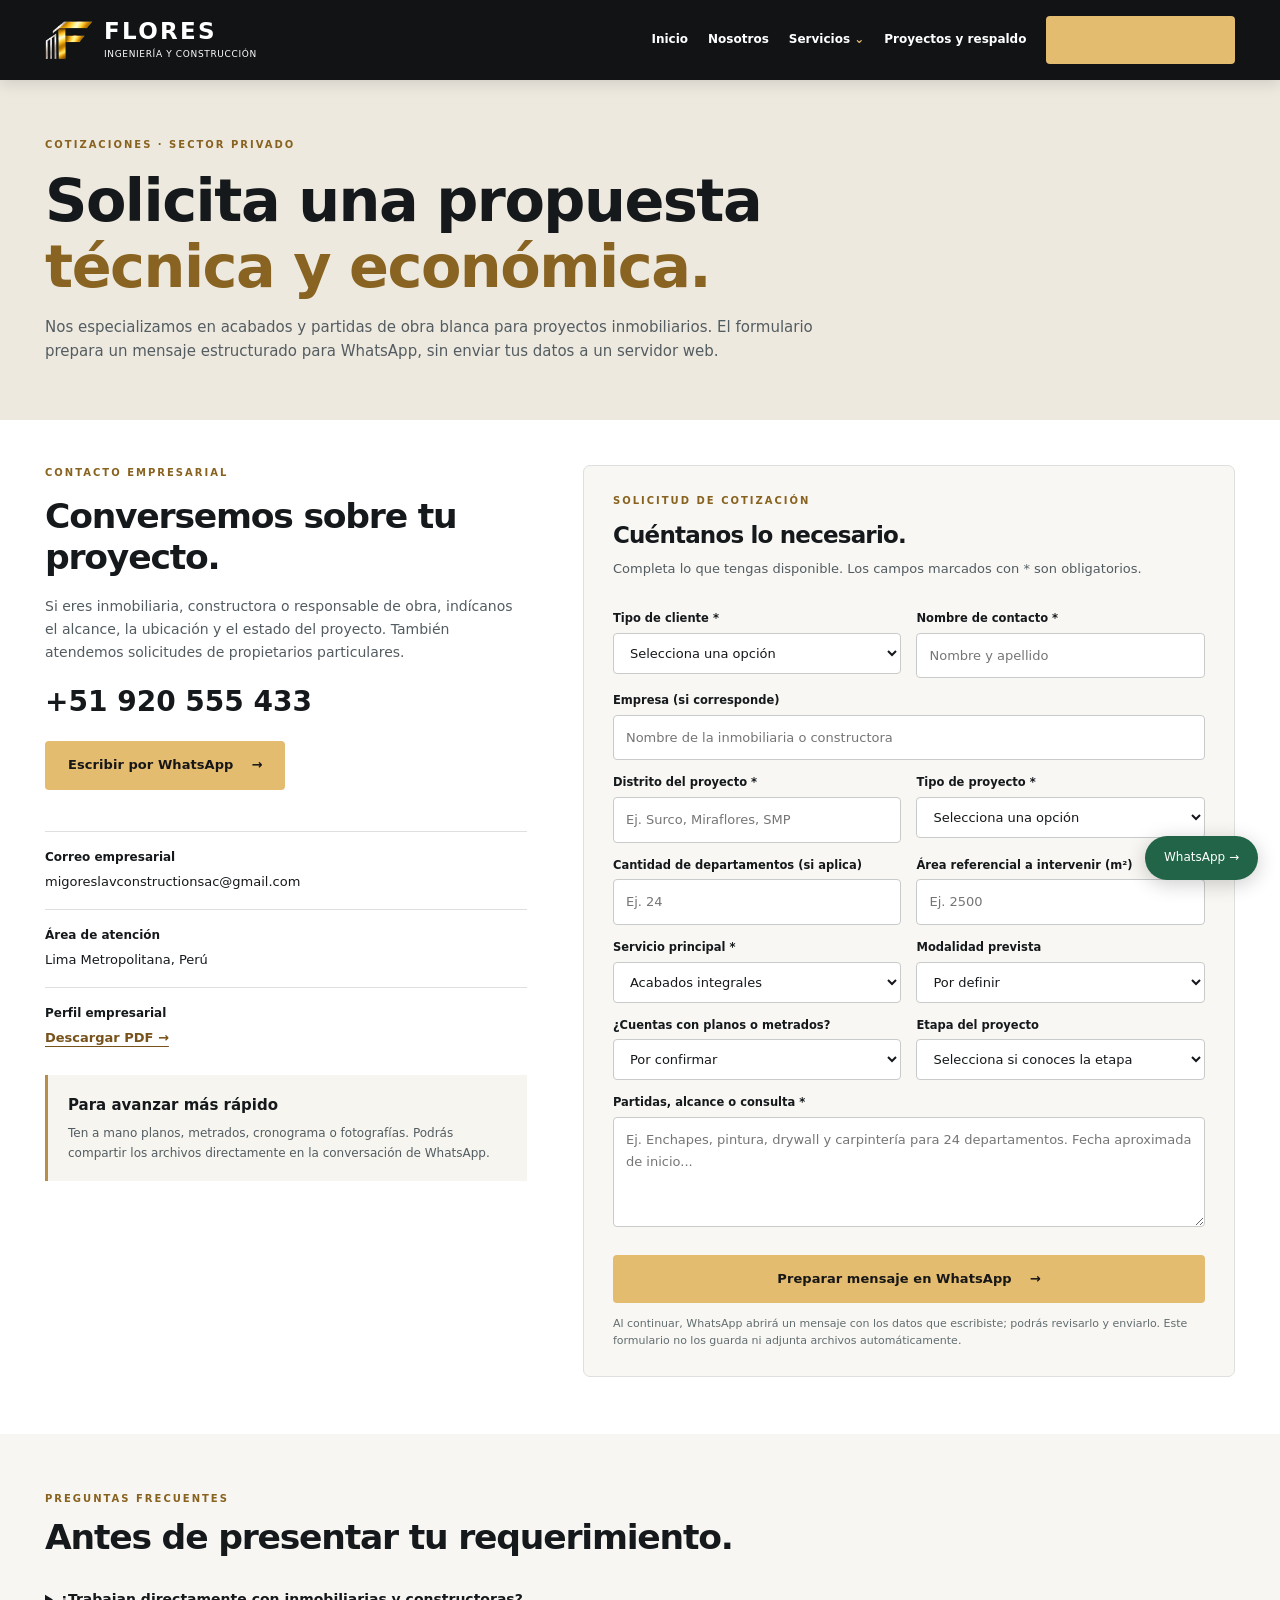
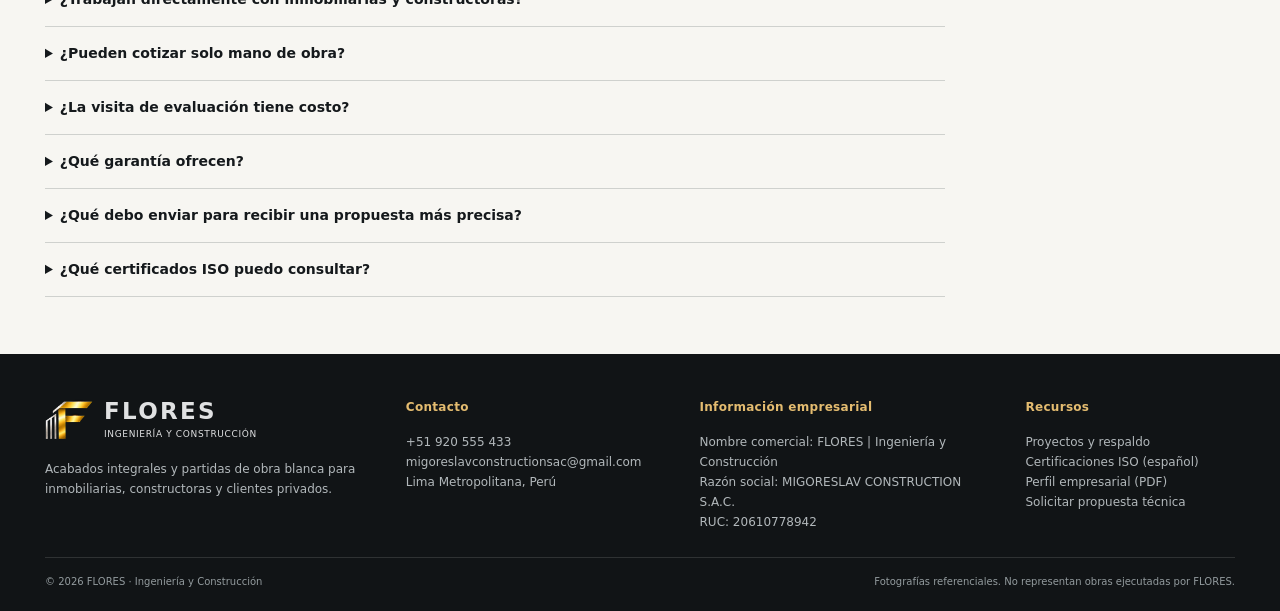
<file: contacto.html>
<!DOCTYPE html>

<html lang="es"><head><meta charset="utf-8"/><meta content="width=device-width, initial-scale=1" name="viewport"/><meta content="#15181b" name="theme-color"/><title>Solicitar cotización para acabados y obra blanca | FLORES</title><meta content="Solicita una propuesta para acabados integrales, obra blanca y partidas especializadas en edificios multifamiliares en Lima Metropolitana." name="description"/><link href="assets/favicon.png" rel="icon"/><link href="styles.css?v=20261121-certificaciones" rel="stylesheet"/><script defer="" src="script.js"></script><meta content="website" property="og:type"/><meta content="FLORES | Ingeniería y Construcción" property="og:site_name"/><meta content="index,follow" name="robots"/></head><body><a class="skip" href="#contenido">Saltar al contenido</a><header><div class="wrap nav"><a aria-label="FLORES, inicio" class="brand" href="index.html"><img alt="Isotipo original de FLORES" height="56" src="assets/logo-f-isotipo.webp" width="48"/><span><b>FLORES</b><small>INGENIERÍA Y CONSTRUCCIÓN</small></span></a><button aria-controls="nav" aria-expanded="false" aria-label="Abrir menú" class="menu">☰</button><nav aria-label="Navegación principal" id="nav">
<a href="index.html">Inicio</a>
<a href="index.html#nosotros">Nosotros</a>
<details class="nav-services"><summary>Servicios</summary><div class="dropdown">
<a href="acabados.html">Acabados integrales</a>
<a href="acabados.html#partidas">Partidas especializadas</a>
<a href="construccion.html">Construcción y ampliaciones</a>
<a href="diseno.html">Diseño y planos</a>
<a href="remodelaciones.html">Remodelaciones</a>
</div></details>
<a href="proyectos.html">Proyectos y respaldo</a>
<a aria-current="page" class="btn gold small" href="contacto.html">Solicitar propuesta <span aria-hidden="true">→</span></a>
</nav></div></header><main id="contenido"><section class="contact-top section"><div class="wrap"><span class="eyebrow dark">COTIZACIONES · SECTOR PRIVADO</span><h1>Solicita una propuesta <span class="gold-word">técnica y económica.</span></h1><p class="intro">Nos especializamos en acabados y partidas de obra blanca para proyectos inmobiliarios. El formulario prepara un mensaje estructurado para WhatsApp, sin enviar tus datos a un servidor web.</p></div></section><section class="section contact-body"><div class="wrap contact-grid"><div class="contact-sidebar"><span class="eyebrow dark">CONTACTO EMPRESARIAL</span><h2>Conversemos sobre tu proyecto.</h2><p>Si eres inmobiliaria, constructora o responsable de obra, indícanos el alcance, la ubicación y el estado del proyecto. También atendemos solicitudes de propietarios particulares.</p><a class="phone" href="tel:+51920555433">+51 920 555 433</a><a class="btn gold" href="https://wa.me/51920555433?text=Hola%2C%20represento%20a%20una%20inmobiliaria%20o%20constructora.%20Quisiera%20solicitar%20una%20propuesta%20para%20un%20proyecto." rel="noopener noreferrer" target="_blank">Escribir por WhatsApp <span aria-hidden="true">→</span></a><div class="contact-datum"><strong>Correo empresarial</strong><a class="email" href="mailto:migoreslavconstructionsac@gmail.com">migoreslavconstructionsac@gmail.com</a></div><div class="contact-datum"><strong>Área de atención</strong><span>Lima Metropolitana, Perú</span></div><div class="contact-datum"><strong>Perfil empresarial</strong><a class="text-link" download="" href="perfil_empresarial_flores.pdf">Descargar PDF →</a></div><div class="contact-hint"><b>Para avanzar más rápido</b><p>Ten a mano planos, metrados, cronograma o fotografías. Podrás compartir los archivos directamente en la conversación de WhatsApp.</p></div></div>
<form id="project-form"><span class="eyebrow dark">SOLICITUD DE COTIZACIÓN</span><h3>Cuéntanos lo necesario.</h3><p>Completa lo que tengas disponible. Los campos marcados con * son obligatorios.</p><div class="form-row"><div><label for="client-type">Tipo de cliente *</label><select id="client-type" name="clientType" required=""><option value="">Selecciona una opción</option><option value="Inmobiliaria">Inmobiliaria</option><option value="Constructora">Constructora</option><option value="Propietario particular">Propietario particular</option><option value="Otro">Otro</option></select></div><div><label for="name">Nombre de contacto *</label><input autocomplete="name" id="name" maxlength="100" name="name" placeholder="Nombre y apellido" required=""/></div></div>
<label for="company">Empresa (si corresponde)</label><input autocomplete="organization" id="company" maxlength="130" name="company" placeholder="Nombre de la inmobiliaria o constructora"/>
<div class="form-row"><div><label for="district">Distrito del proyecto *</label><input id="district" maxlength="100" name="district" placeholder="Ej. Surco, Miraflores, SMP" required=""/></div><div><label for="project-kind">Tipo de proyecto *</label><select id="project-kind" name="projectKind" required=""><option value="">Selecciona una opción</option><option>Edificio multifamiliar</option><option>Conjunto residencial</option><option>Departamento / casa</option><option>Oficina / local comercial</option><option>Otro</option></select></div></div>
<div class="form-row"><div><label for="units">Cantidad de departamentos (si aplica)</label><input id="units" max="10000" min="1" name="units" placeholder="Ej. 24" type="number"/></div><div><label for="area">Área referencial a intervenir (m²)</label><input id="area" max="1000000" min="1" name="area" placeholder="Ej. 2500" type="number"/></div></div>
<div class="form-row"><div><label for="service">Servicio principal *</label><select id="service" name="service" required=""><option>Acabados integrales</option><option>Partidas especializadas</option><option>Construcción y ampliaciones</option><option>Remodelaciones</option><option>Diseño y planos</option></select></div><div><label for="mode">Modalidad prevista</label><select id="mode" name="mode"><option value="Por definir">Por definir</option><option>Solo mano de obra</option><option>A todo costo</option></select></div></div>
<div class="form-row"><div><label for="plans">¿Cuentas con planos o metrados?</label><select id="plans" name="plans"><option value="Por confirmar">Por confirmar</option><option>Sí</option><option>No</option></select></div><div><label for="stage">Etapa del proyecto</label><select id="stage" name="stage"><option value="No indicado">Selecciona si conoces la etapa</option><option>Planificación</option><option>Obra gris / casco</option><option>Acabados</option><option>Remodelación / mantenimiento</option></select></div></div>
<label for="details">Partidas, alcance o consulta *</label><textarea id="details" maxlength="1800" name="details" placeholder="Ej. Enchapes, pintura, drywall y carpintería para 24 departamentos. Fecha aproximada de inicio..." required="" rows="4"></textarea>
<button class="btn gold form-submit" type="submit">Preparar mensaje en WhatsApp <span aria-hidden="true">→</span></button><p class="note form-note">Al continuar, WhatsApp abrirá un mensaje con los datos que escribiste; podrás revisarlo y enviarlo. Este formulario no los guarda ni adjunta archivos automáticamente.</p></form></div></section><section class="section soft"><div class="wrap"><span class="eyebrow dark">PREGUNTAS FRECUENTES</span><h2>Antes de presentar tu requerimiento.</h2><div class="faq"><details><summary>¿Trabajan directamente con inmobiliarias y constructoras?</summary><p>Sí. Atendemos solicitudes de acabados integrales y partidas específicas para proyectos privados, con alcance y condiciones a definir en cada propuesta.</p></details><details><summary>¿Pueden cotizar solo mano de obra?</summary><p>Sí. Cotizamos solo mano de obra o a todo costo, según los materiales, responsabilidades y partidas acordadas.</p></details><details><summary>¿La visita de evaluación tiene costo?</summary><p>Ofrecemos visita de evaluación gratuita en Lima Metropolitana, previa coordinación y confirmación de disponibilidad.</p></details><details><summary>¿Qué garantía ofrecen?</summary><p>Ofrecemos un año de garantía en los trabajos realizados, de acuerdo con las condiciones y exclusiones establecidas por escrito en la contratación.</p></details><details><summary>¿Qué debo enviar para recibir una propuesta más precisa?</summary><p>Ubicación, planos, metrados, especificaciones, plazo deseado y descripción de partidas. Si aún no cuentas con todo, indícanos qué información está disponible.</p></details><details><summary>¿Qué certificados ISO puedo consultar?</summary><p>Están disponibles en español los certificados ISO 9001:2015 (gestión de calidad) e ISO 37001:2016 (gestión antisoborno) emitidos por QRO a nombre de MIGORESLAV CONSTRUCTION S.A.C. Puedes descargarlos en <a href="proyectos.html#certificaciones">Proyectos y respaldo</a>. Su vigencia actual debe confirmarse con la entidad emisora y el seguimiento correspondiente.</p></details></div></div></section></main><footer><div class="wrap foot"><div><a class="brand" href="index.html"><img alt="Isotipo original de FLORES" height="56" src="assets/logo-f-isotipo.webp" width="48"/><span><b>FLORES</b><small>INGENIERÍA Y CONSTRUCCIÓN</small></span></a><p>Acabados integrales y partidas de obra blanca para inmobiliarias, constructoras y clientes privados.</p></div><div><b>Contacto</b><p><a href="tel:+51920555433">+51 920 555 433</a><br/><a class="email" href="mailto:migoreslavconstructionsac@gmail.com">migoreslavconstructionsac@gmail.com</a><br/>Lima Metropolitana, Perú</p></div><div><b>Información empresarial</b><p>Nombre comercial: FLORES | Ingeniería y Construcción<br/>Razón social: MIGORESLAV CONSTRUCTION S.A.C.<br/>RUC: 20610778942</p></div><div class="footer-resources"><b>Recursos</b><p><a href="proyectos.html">Proyectos y respaldo</a><br/><a href="proyectos.html#certificaciones">Certificaciones ISO (español)</a><br/><a download="" href="perfil_empresarial_flores.pdf">Perfil empresarial (PDF)</a><br/><a href="contacto.html">Solicitar propuesta técnica</a></p></div></div><div class="wrap foot-bottom">© 2026 FLORES · Ingeniería y Construcción<span>Fotografías referenciales. No representan obras ejecutadas por FLORES.</span></div></footer><a aria-label="Consultar por WhatsApp" class="floating" href="https://wa.me/51920555433?text=Hola%2C%20quisiera%20cotizar%20un%20proyecto." rel="noopener noreferrer" target="_blank">WhatsApp →</a></body></html>
</file>
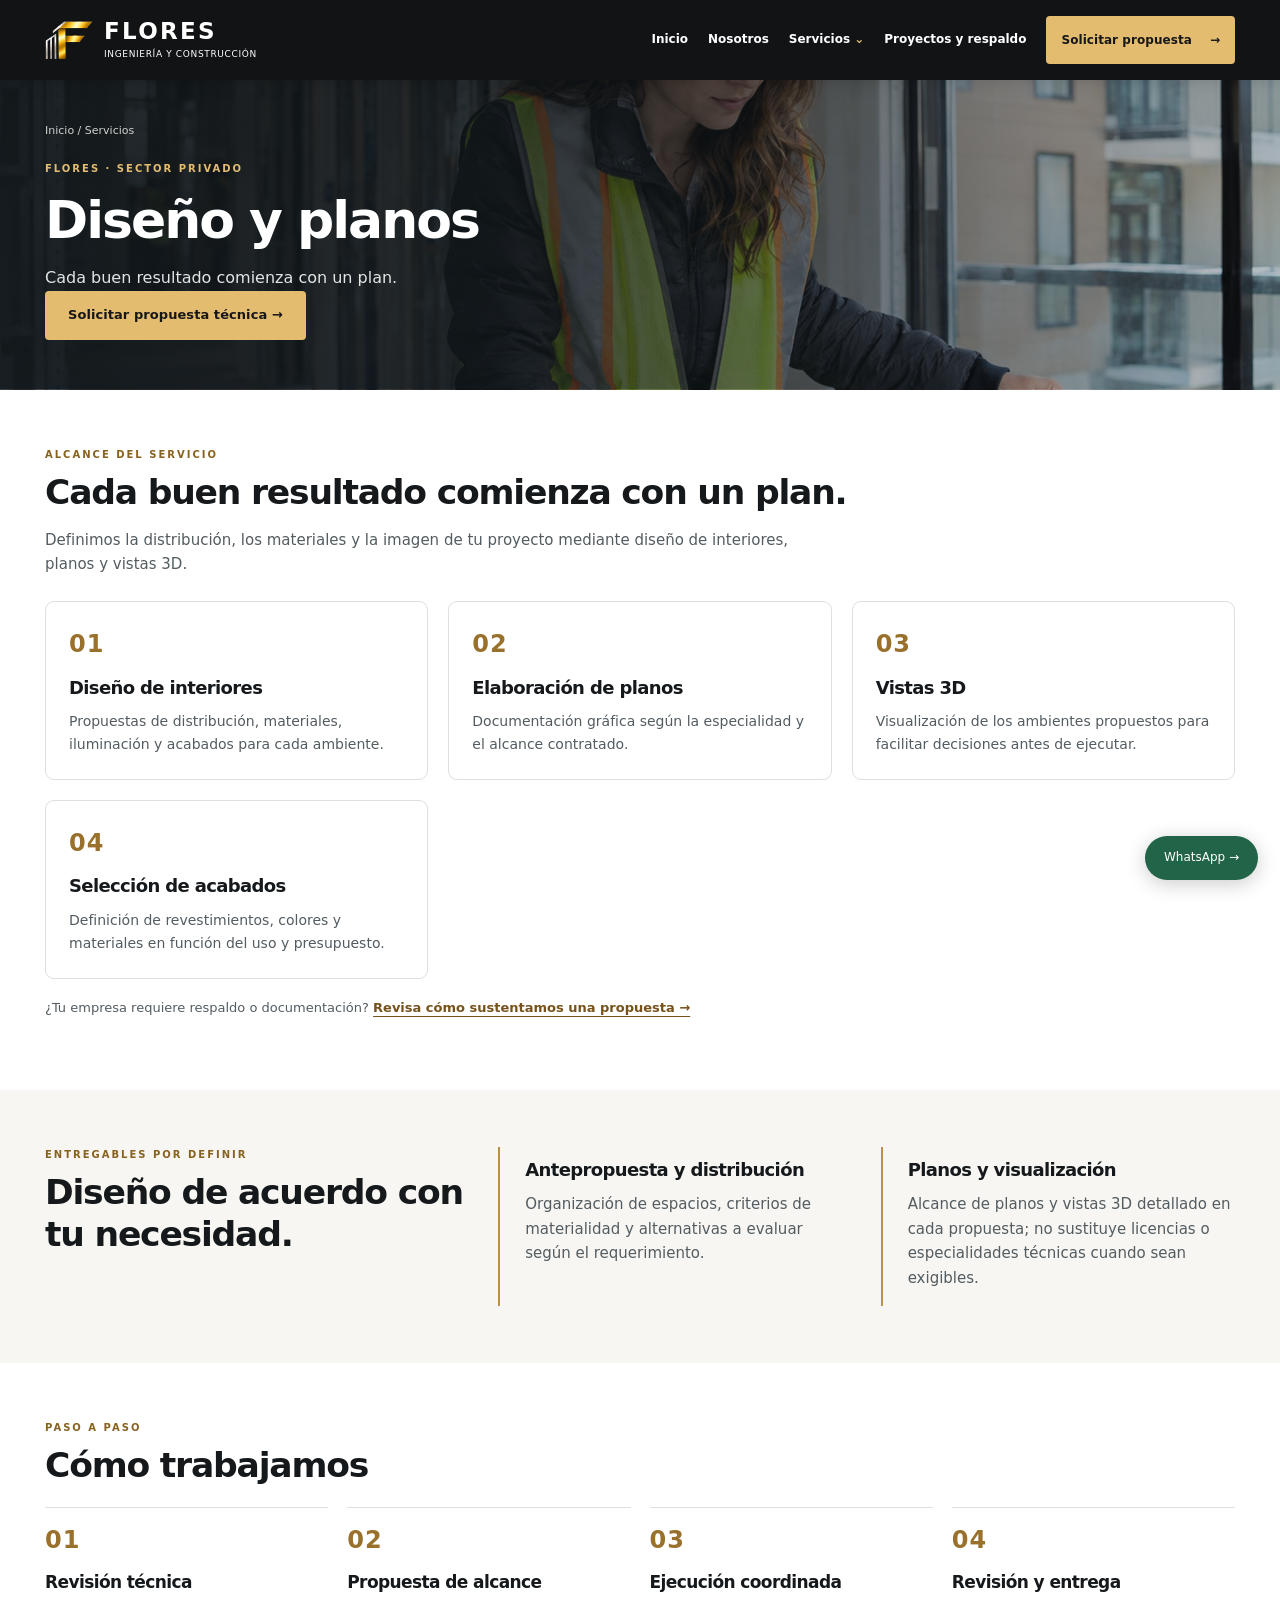
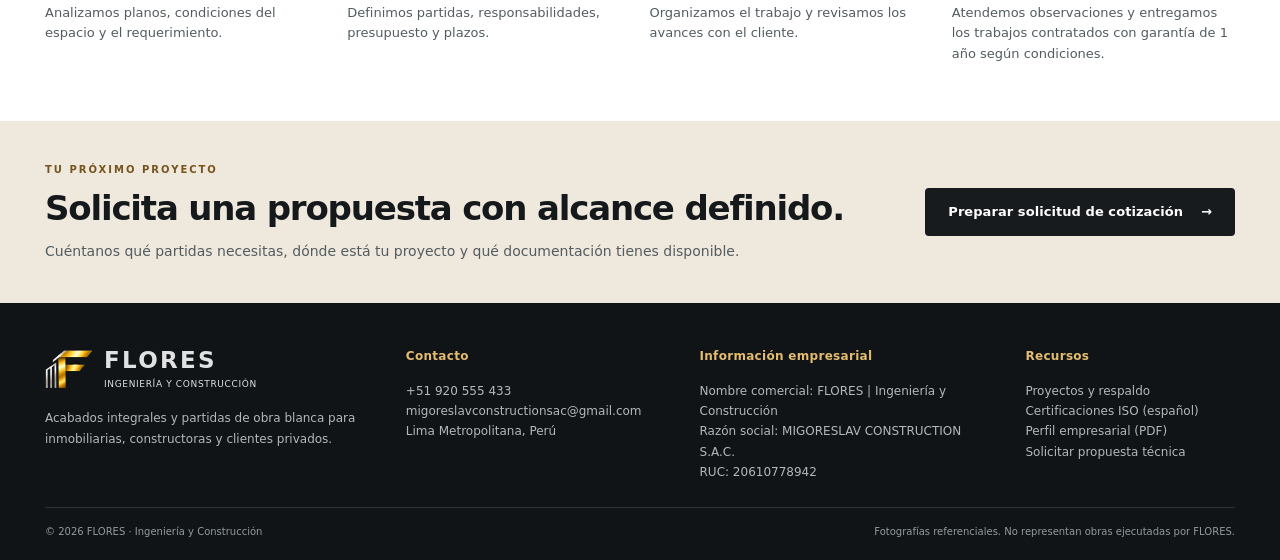
<file: diseno.html>
<!DOCTYPE html>

<html lang="es"><head><meta charset="utf-8"/><meta content="width=device-width, initial-scale=1" name="viewport"/><meta content="#15181b" name="theme-color"/><title>Diseño y planos | FLORES Ingeniería y Construcción</title><meta content="Definimos la distribución, los materiales y la imagen de tu proyecto mediante diseño de interiores, planos y vistas 3D." name="description"/><link href="assets/favicon.png" rel="icon"/><link href="styles.css?v=20261121-certificaciones" rel="stylesheet"/><script defer="" src="script.js"></script><meta content="website" property="og:type"/><meta content="FLORES | Ingeniería y Construcción" property="og:site_name"/><meta content="index,follow" name="robots"/></head><body><a class="skip" href="#contenido">Saltar al contenido</a><header><div class="wrap nav"><a aria-label="FLORES, inicio" class="brand" href="index.html"><img alt="Isotipo original de FLORES" height="56" src="assets/logo-f-isotipo.webp" width="48"/><span><b>FLORES</b><small>INGENIERÍA Y CONSTRUCCIÓN</small></span></a><button aria-controls="nav" aria-expanded="false" aria-label="Abrir menú" class="menu">☰</button><nav aria-label="Navegación principal" id="nav">
<a href="index.html">Inicio</a>
<a href="index.html#nosotros">Nosotros</a>
<details class="nav-services"><summary>Servicios</summary><div class="dropdown">
<a href="acabados.html">Acabados integrales</a>
<a href="acabados.html#partidas">Partidas especializadas</a>
<a href="construccion.html">Construcción y ampliaciones</a>
<a href="diseno.html">Diseño y planos</a>
<a href="remodelaciones.html">Remodelaciones</a>
</div></details>
<a href="proyectos.html">Proyectos y respaldo</a>
<a class="btn gold small" href="contacto.html">Solicitar propuesta <span aria-hidden="true">→</span></a>
</nav></div></header><main id="contenido"><section class="hero subhero" style="--photo:url(assets/diseno.jpg)"><div class="wrap hero-inner"><a class="breadcrumb" href="index.html">Inicio / Servicios</a><span class="eyebrow">FLORES · SECTOR PRIVADO</span><h1>Diseño y planos</h1><p>Cada buen resultado comienza con un plan.</p><a class="btn gold" href="contacto.html?servicio=Dise%C3%B1o%20y%20planos">Solicitar propuesta técnica →</a></div></section><section class="section"><div class="wrap"><span class="eyebrow dark">ALCANCE DEL SERVICIO</span><h2>Cada buen resultado comienza con un plan.</h2><p class="intro">Definimos la distribución, los materiales y la imagen de tu proyecto mediante diseño de interiores, planos y vistas 3D.</p><div class="parts"><article><span class="number">01</span><h3>Diseño de interiores</h3><p>Propuestas de distribución, materiales, iluminación y acabados para cada ambiente.</p></article><article><span class="number">02</span><h3>Elaboración de planos</h3><p>Documentación gráfica según la especialidad y el alcance contratado.</p></article><article><span class="number">03</span><h3>Vistas 3D</h3><p>Visualización de los ambientes propuestos para facilitar decisiones antes de ejecutar.</p></article><article><span class="number">04</span><h3>Selección de acabados</h3><p>Definición de revestimientos, colores y materiales en función del uso y presupuesto.</p></article></div><p class="service-resource">¿Tu empresa requiere respaldo o documentación? <a class="text-link" href="proyectos.html">Revisa cómo sustentamos una propuesta →</a></p></div></section><section class="soft section"><div class="wrap modes"><div><span class="eyebrow dark">ENTREGABLES POR DEFINIR</span><h2>Diseño de acuerdo con tu necesidad.</h2></div><article><h3>Antepropuesta y distribución</h3><p>Organización de espacios, criterios de materialidad y alternativas a evaluar según el requerimiento.</p></article><article><h3>Planos y visualización</h3><p>Alcance de planos y vistas 3D detallado en cada propuesta; no sustituye licencias o especialidades técnicas cuando sean exigibles.</p></article></div></section><section class="section"><div class="wrap"><span class="eyebrow dark">PASO A PASO</span><h2>Cómo trabajamos</h2><div class="steps"><article><span class="number">01</span><h3>Revisión técnica</h3><p>Analizamos planos, condiciones del espacio y el requerimiento.</p></article><article><span class="number">02</span><h3>Propuesta de alcance</h3><p>Definimos partidas, responsabilidades, presupuesto y plazos.</p></article><article><span class="number">03</span><h3>Ejecución coordinada</h3><p>Organizamos el trabajo y revisamos los avances con el cliente.</p></article><article><span class="number">04</span><h3>Revisión y entrega</h3><p>Atendemos observaciones y entregamos los trabajos contratados con garantía de 1 año según condiciones.</p></article></div></div></section><section class="cta"><div class="wrap cta-inner"><div><span class="eyebrow">TU PRÓXIMO PROYECTO</span><h2>Solicita una propuesta con alcance definido.</h2><p>Cuéntanos qué partidas necesitas, dónde está tu proyecto y qué documentación tienes disponible.</p></div><a class="btn gold" href="contacto.html?servicio=Dise%C3%B1o%20y%20planos">Preparar solicitud de cotización <span aria-hidden="true">→</span></a></div></section></main><footer><div class="wrap foot"><div><a class="brand" href="index.html"><img alt="Isotipo original de FLORES" height="56" src="assets/logo-f-isotipo.webp" width="48"/><span><b>FLORES</b><small>INGENIERÍA Y CONSTRUCCIÓN</small></span></a><p>Acabados integrales y partidas de obra blanca para inmobiliarias, constructoras y clientes privados.</p></div><div><b>Contacto</b><p><a href="tel:+51920555433">+51 920 555 433</a><br/><a class="email" href="mailto:migoreslavconstructionsac@gmail.com">migoreslavconstructionsac@gmail.com</a><br/>Lima Metropolitana, Perú</p></div><div><b>Información empresarial</b><p>Nombre comercial: FLORES | Ingeniería y Construcción<br/>Razón social: MIGORESLAV CONSTRUCTION S.A.C.<br/>RUC: 20610778942</p></div><div class="footer-resources"><b>Recursos</b><p><a href="proyectos.html">Proyectos y respaldo</a><br/><a href="proyectos.html#certificaciones">Certificaciones ISO (español)</a><br/><a download="" href="perfil_empresarial_flores.pdf">Perfil empresarial (PDF)</a><br/><a href="contacto.html">Solicitar propuesta técnica</a></p></div></div><div class="wrap foot-bottom">© 2026 FLORES · Ingeniería y Construcción<span>Fotografías referenciales. No representan obras ejecutadas por FLORES.</span></div></footer><a aria-label="Consultar por WhatsApp" class="floating" href="https://wa.me/51920555433?text=Hola%2C%20quisiera%20cotizar%20un%20proyecto." rel="noopener noreferrer" target="_blank">WhatsApp →</a></body></html>
</file>
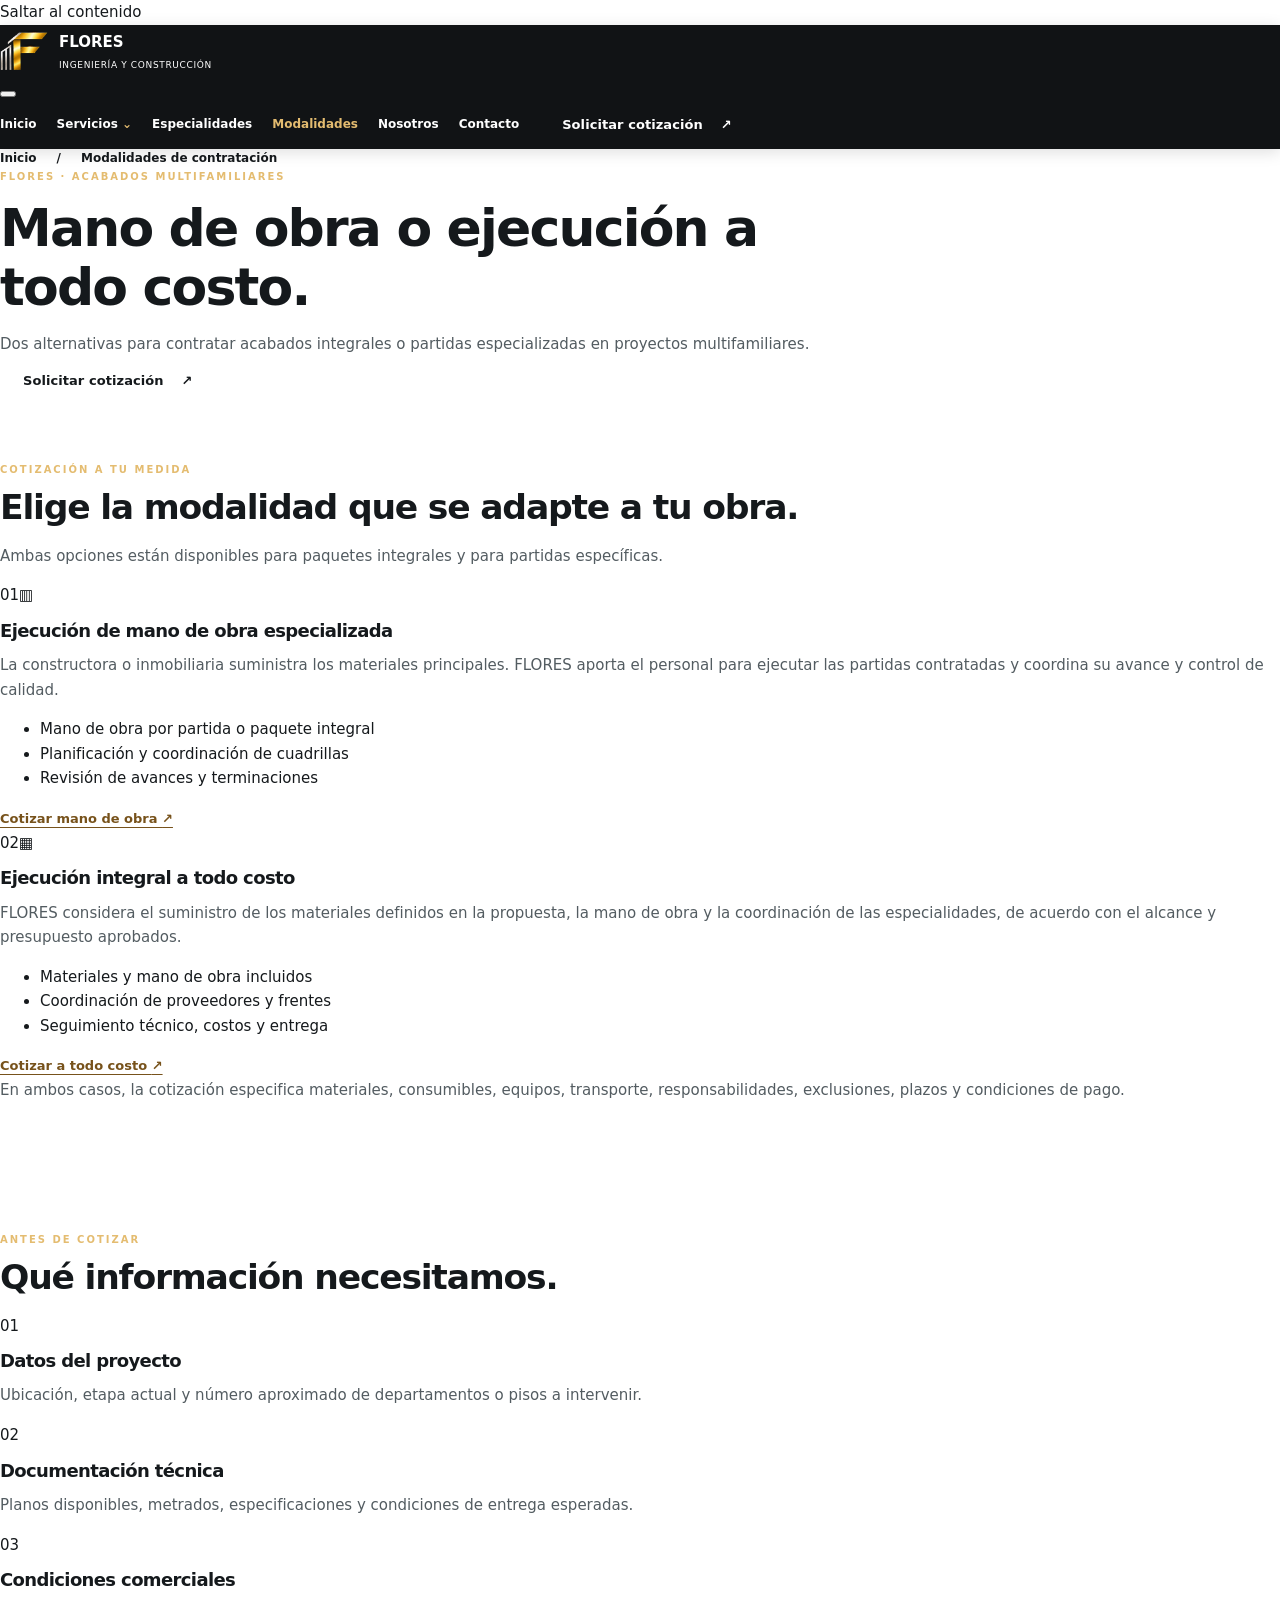
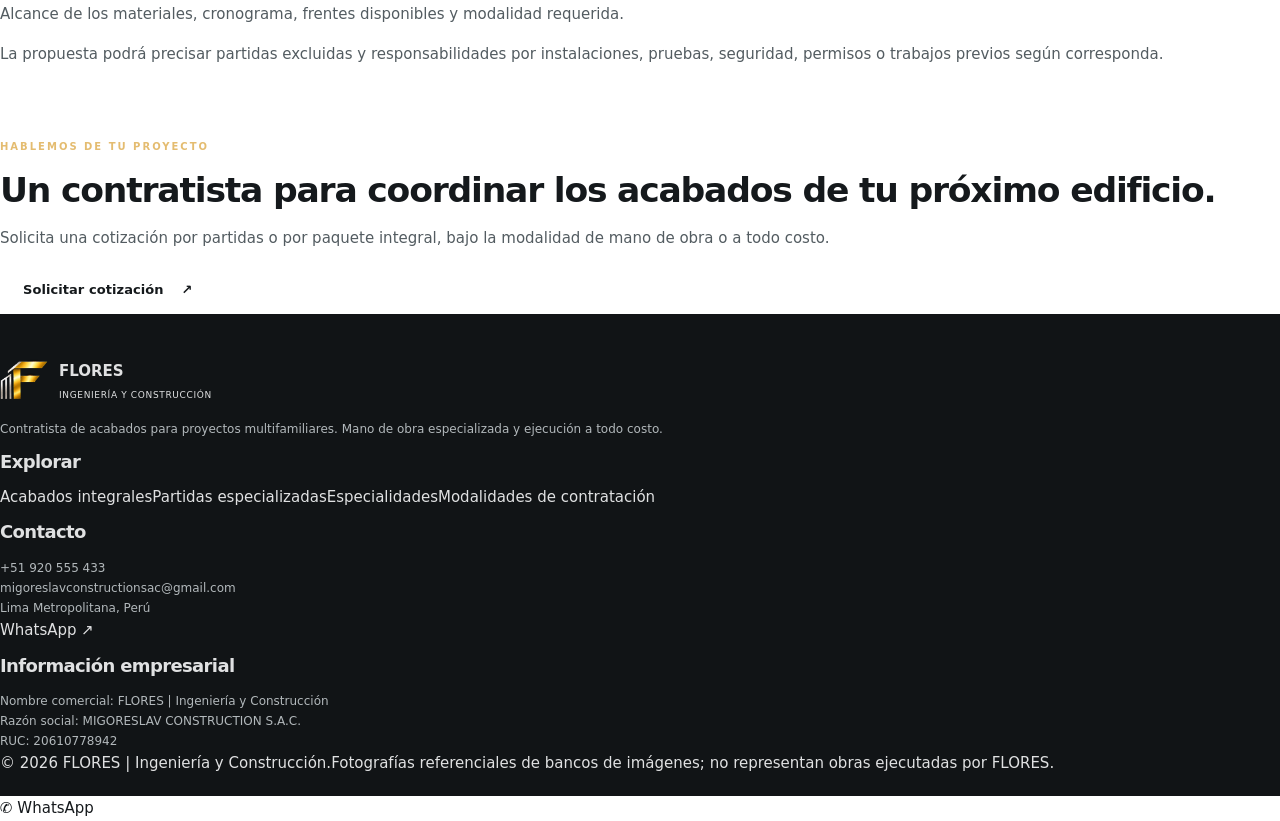
<file: modalidades.html>
<!doctype html><html lang="es"><head><meta charset="utf-8"><meta name="viewport" content="width=device-width,initial-scale=1"><meta name="theme-color" content="#141719"><title>Cotizaciones de mano de obra y a todo costo | FLORES Ingeniería y Construcción</title><meta name="description" content="Cotizaciones para acabados multifamiliares: ejecución de mano de obra especializada o suministro de materiales y mano de obra a todo costo."><meta property="og:type" content="website"><meta property="og:title" content="Cotizaciones de mano de obra y a todo costo | FLORES"><meta property="og:description" content="Cotizaciones para acabados multifamiliares: ejecución de mano de obra especializada o suministro de materiales y mano de obra a todo costo."><meta property="og:image" content="https://migoreslavconstructionsac-lab.github.io/flores-sector-privado/assets/interior.jpg"><link rel="icon" href="assets/favicon.png"><link rel="stylesheet" href="styles.css"><script src="script.js" defer></script></head><body><a class="skip-link" href="#contenido">Saltar al contenido</a><header class="site-header"><div class="container head-inner"><a class="brand" href="index.html" aria-label="FLORES · Inicio"><img src="assets/logo-f-isotipo.webp" alt="" width="49" height="49"><span class="brand-name"><strong>FLORES</strong><small>INGENIERÍA Y CONSTRUCCIÓN</small></span></a><button class="menu-toggle" type="button" aria-label="Abrir menú" aria-expanded="false" aria-controls="primary-nav"><span></span><span></span><span></span></button><nav id="primary-nav" class="primary-nav" aria-label="Navegación principal"><a href="index.html">Inicio</a><details class="nav-detail"><summary>Servicios</summary><div class="nav-dropdown"><a href="integrales.html">Acabados integrales</a><a href="partidas.html">Partidas especializadas</a></div></details><a href="especialidades.html">Especialidades</a><a href="modalidades.html" aria-current="page">Modalidades</a><a href="index.html#nosotros">Nosotros</a><a href="contacto.html">Contacto</a><a class="btn btn-gold nav-cta" href="contacto.html">Solicitar cotización <span aria-hidden="true">↗</span></a></nav></div></header><main id="contenido"><section class="subhero"><div class="subhero-image" style="--bg:url('assets/diseno.jpg')"></div><div class="container subhero-inner"><nav class="breadcrumbs" aria-label="Ruta de navegación"><a href="index.html">Inicio</a> / <span>Modalidades de contratación</span></nav><p class="eyebrow">FLORES · ACABADOS MULTIFAMILIARES</p><h1>Mano de obra o ejecución a todo costo.</h1><p>Dos alternativas para contratar acabados integrales o partidas especializadas en proyectos multifamiliares.</p><a class="btn btn-gold" href="contacto.html">Solicitar cotización <span aria-hidden="true">↗</span></a></div></section><section class="section"><div class="container"><p class="eyebrow">COTIZACIÓN A TU MEDIDA</p><h2>Elige la modalidad que se adapte a tu obra.</h2><p class="lead">Ambas opciones están disponibles para paquetes integrales y para partidas específicas.</p><div class="mode-grid"><article class="mode-card"><div class="mode-mark"><span>01</span><span class="mode-icon" aria-hidden="true">▥</span></div><h3>Ejecución de mano de obra especializada</h3><p>La constructora o inmobiliaria suministra los materiales principales. FLORES aporta el personal para ejecutar las partidas contratadas y coordina su avance y control de calidad.</p><ul><li>Mano de obra por partida o paquete integral</li><li>Planificación y coordinación de cuadrillas</li><li>Revisión de avances y terminaciones</li></ul><a class="text-link" href="contacto.html?modalidad=mano-obra">Cotizar mano de obra <span aria-hidden="true">↗</span></a></article><article class="mode-card mode-featured"><div class="mode-mark"><span>02</span><span class="mode-icon" aria-hidden="true">▦</span></div><h3>Ejecución integral a todo costo</h3><p>FLORES considera el suministro de los materiales definidos en la propuesta, la mano de obra y la coordinación de las especialidades, de acuerdo con el alcance y presupuesto aprobados.</p><ul><li>Materiales y mano de obra incluidos</li><li>Coordinación de proveedores y frentes</li><li>Seguimiento técnico, costos y entrega</li></ul><a class="text-link" href="contacto.html?modalidad=todo-costo">Cotizar a todo costo <span aria-hidden="true">↗</span></a></article></div><p class="fine-print">En ambos casos, la cotización especifica materiales, consumibles, equipos, transporte, responsabilidades, exclusiones, plazos y condiciones de pago.</p></div></section><section class="section gray"><div class="container"><p class="eyebrow">ANTES DE COTIZAR</p><h2>Qué información necesitamos.</h2><div class="info-grid"><article><span class="index-label">01</span><h3>Datos del proyecto</h3><p>Ubicación, etapa actual y número aproximado de departamentos o pisos a intervenir.</p></article><article><span class="index-label">02</span><h3>Documentación técnica</h3><p>Planos disponibles, metrados, especificaciones y condiciones de entrega esperadas.</p></article><article><span class="index-label">03</span><h3>Condiciones comerciales</h3><p>Alcance de los materiales, cronograma, frentes disponibles y modalidad requerida.</p></article></div><p class="fine-print">La propuesta podrá precisar partidas excluidas y responsabilidades por instalaciones, pruebas, seguridad, permisos o trabajos previos según corresponda.</p></div></section><section class="closing-cta"><div class="container closing-layout"><div><p class="eyebrow">HABLEMOS DE TU PROYECTO</p><h2>Un contratista para coordinar los acabados de tu próximo edificio.</h2><p>Solicita una cotización por partidas o por paquete integral, bajo la modalidad de mano de obra o a todo costo.</p></div><a class="btn btn-gold" href="contacto.html">Solicitar cotización <span aria-hidden="true">↗</span></a></div></section></main><footer class="site-footer"><div class="container footer-grid"><div><a class="brand" href="index.html"><img src="assets/logo-f-isotipo.webp" alt="" width="47" height="47"><span class="brand-name"><strong>FLORES</strong><small>INGENIERÍA Y CONSTRUCCIÓN</small></span></a><p>Contratista de acabados para proyectos multifamiliares. Mano de obra especializada y ejecución a todo costo.</p></div><div><h3>Explorar</h3><a href="integrales.html">Acabados integrales</a><a href="partidas.html">Partidas especializadas</a><a href="especialidades.html">Especialidades</a><a href="modalidades.html">Modalidades de contratación</a></div><div><h3>Contacto</h3><p><a href="tel:+51920555433">+51 920 555 433</a><br><a class="break" href="mailto:migoreslavconstructionsac@gmail.com">migoreslavconstructionsac@gmail.com</a><br>Lima Metropolitana, Perú</p><a class="footer-whatsapp" href="https://wa.me/51920555433?text=Hola%2C%20represento%20a%20una%20inmobiliaria%2Fconstructora%20y%20quisiera%20cotizar%20acabados%20para%20un%20proyecto%20multifamiliar.%20%C2%BFPodemos%20conversar%3F" target="_blank" rel="noopener noreferrer">WhatsApp ↗</a></div><div><h3>Información empresarial</h3><p>Nombre comercial: FLORES | Ingeniería y Construcción<br>Razón social: MIGORESLAV CONSTRUCTION S.A.C.<br>RUC: 20610778942</p></div></div><div class="container footer-bottom"><span>© 2026 FLORES | Ingeniería y Construcción.</span><span>Fotografías referenciales de bancos de imágenes; no representan obras ejecutadas por FLORES.</span></div></footer><a class="float-contact" href="https://wa.me/51920555433?text=Hola%2C%20represento%20a%20una%20inmobiliaria%2Fconstructora%20y%20quisiera%20cotizar%20acabados%20para%20un%20proyecto%20multifamiliar.%20%C2%BFPodemos%20conversar%3F" target="_blank" rel="noopener noreferrer" aria-label="Cotizar por WhatsApp"><span aria-hidden="true">✆</span> WhatsApp</a></body></html>
</file>
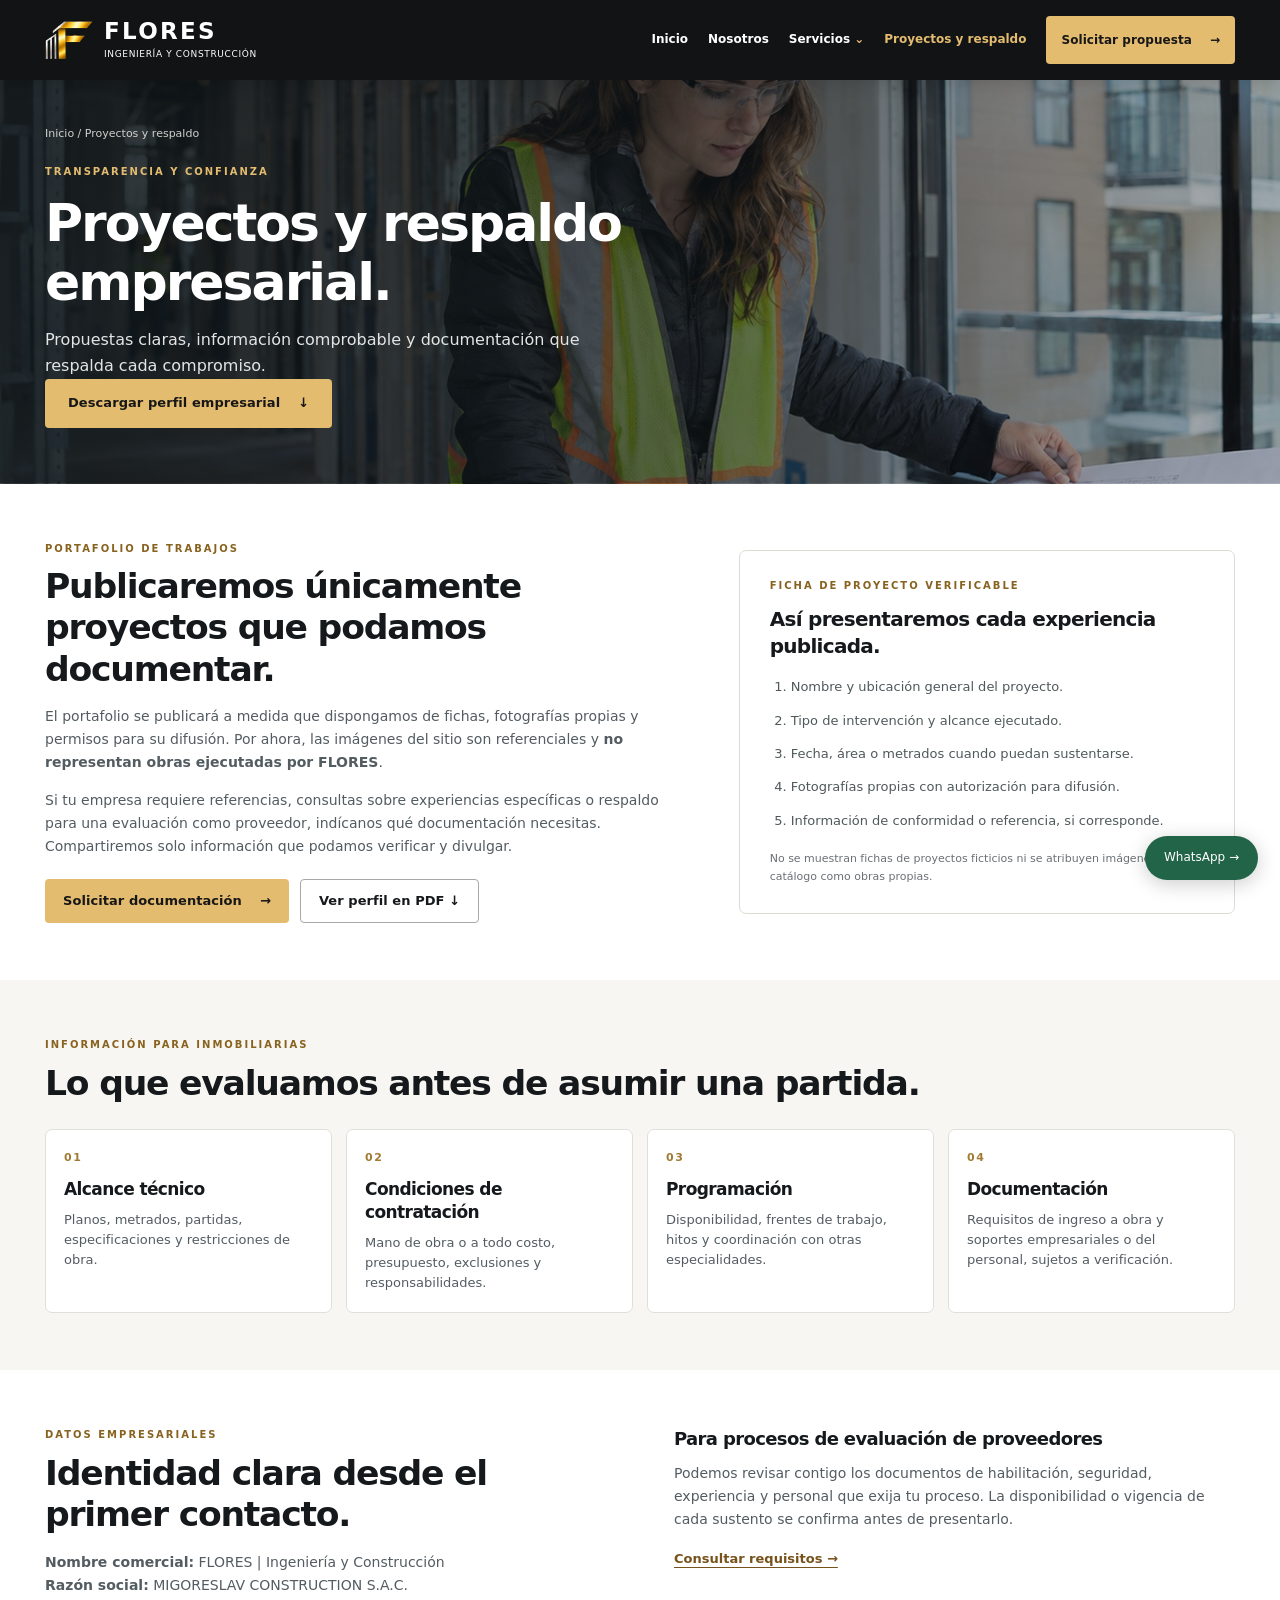
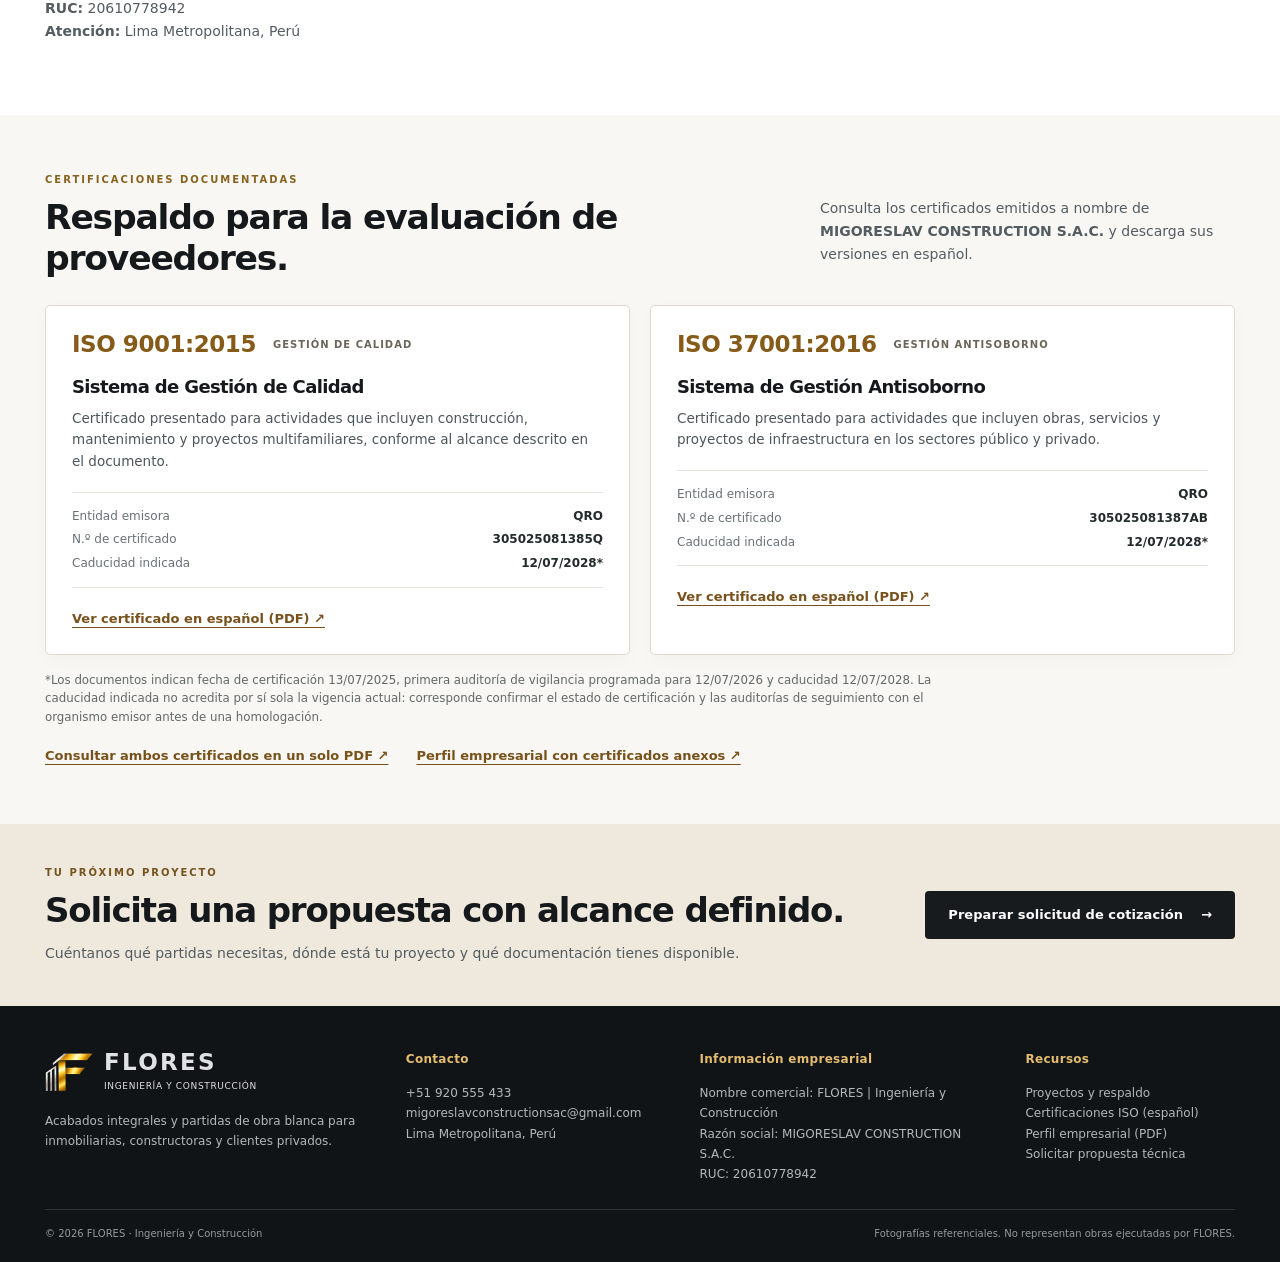
<file: proyectos.html>
<!DOCTYPE html>

<html lang="es"><head><meta charset="utf-8"/><meta content="width=device-width, initial-scale=1" name="viewport"/><meta content="#15181b" name="theme-color"/><title>Proyectos, documentación y respaldo | FLORES Ingeniería y Construcción</title><meta content="Conoce el respaldo de FLORES: certificados ISO 9001:2015 e ISO 37001:2016 en español, metodología, identidad empresarial y documentos para evaluar proveedores inmobiliarios." name="description"/><link href="assets/favicon.png" rel="icon"/><link href="styles.css?v=20261121-certificaciones" rel="stylesheet"/><script defer="" src="script.js"></script><meta content="website" property="og:type"/><meta content="FLORES | Ingeniería y Construcción" property="og:site_name"/><meta content="index,follow" name="robots"/></head><body><a class="skip" href="#contenido">Saltar al contenido</a><header><div class="wrap nav"><a aria-label="FLORES, inicio" class="brand" href="index.html"><img alt="Isotipo original de FLORES" height="56" src="assets/logo-f-isotipo.webp" width="48"/><span><b>FLORES</b><small>INGENIERÍA Y CONSTRUCCIÓN</small></span></a><button aria-controls="nav" aria-expanded="false" aria-label="Abrir menú" class="menu">☰</button><nav aria-label="Navegación principal" id="nav">
<a href="index.html">Inicio</a>
<a href="index.html#nosotros">Nosotros</a>
<details class="nav-services"><summary>Servicios</summary><div class="dropdown">
<a href="acabados.html">Acabados integrales</a>
<a href="acabados.html#partidas">Partidas especializadas</a>
<a href="construccion.html">Construcción y ampliaciones</a>
<a href="diseno.html">Diseño y planos</a>
<a href="remodelaciones.html">Remodelaciones</a>
</div></details>
<a aria-current="page" href="proyectos.html">Proyectos y respaldo</a>
<a class="btn gold small" href="contacto.html">Solicitar propuesta <span aria-hidden="true">→</span></a>
</nav></div></header><main id="contenido"><section class="hero subhero evidence-hero" style="--photo:url(assets/diseno.jpg)"><div class="wrap hero-inner"><a class="breadcrumb" href="index.html">Inicio / Proyectos y respaldo</a><span class="eyebrow">TRANSPARENCIA Y CONFIANZA</span><h1>Proyectos y respaldo empresarial.</h1><p>Propuestas claras, información comprobable y documentación que respalda cada compromiso.</p><a class="btn gold" download="" href="perfil_empresarial_flores.pdf">Descargar perfil empresarial <span aria-hidden="true">↓</span></a></div></section><section class="section"><div class="wrap proof-layout"><div><span class="eyebrow dark">PORTAFOLIO DE TRABAJOS</span><h2>Publicaremos únicamente proyectos que podamos documentar.</h2><p>El portafolio se publicará a medida que dispongamos de fichas, fotografías propias y permisos para su difusión. Por ahora, las imágenes del sitio son referenciales y <strong>no representan obras ejecutadas por FLORES</strong>.</p><p>Si tu empresa requiere referencias, consultas sobre experiencias específicas o respaldo para una evaluación como proveedor, indícanos qué documentación necesitas. Compartiremos solo información que podamos verificar y divulgar.</p><div class="actions actions-dark"><a class="btn gold" href="contacto.html">Solicitar documentación <span aria-hidden="true">→</span></a><a class="btn btn-line" download="" href="perfil_empresarial_flores.pdf">Ver perfil en PDF ↓</a></div></div>
<div class="proof-panel project-panel"><span class="eyebrow dark">FICHA DE PROYECTO VERIFICABLE</span><h3>Así presentaremos cada experiencia publicada.</h3><ol class="doc-list"><li>Nombre y ubicación general del proyecto.</li><li>Tipo de intervención y alcance ejecutado.</li><li>Fecha, área o metrados cuando puedan sustentarse.</li><li>Fotografías propias con autorización para difusión.</li><li>Información de conformidad o referencia, si corresponde.</li></ol><p class="note">No se muestran fichas de proyectos ficticios ni se atribuyen imágenes de catálogo como obras propias.</p></div></div></section><section class="section soft"><div class="wrap"><span class="eyebrow dark">INFORMACIÓN PARA INMOBILIARIAS</span><h2>Lo que evaluamos antes de asumir una partida.</h2><div class="cred-grid"><article><span>01</span><h3>Alcance técnico</h3><p>Planos, metrados, partidas, especificaciones y restricciones de obra.</p></article><article><span>02</span><h3>Condiciones de contratación</h3><p>Mano de obra o a todo costo, presupuesto, exclusiones y responsabilidades.</p></article><article><span>03</span><h3>Programación</h3><p>Disponibilidad, frentes de trabajo, hitos y coordinación con otras especialidades.</p></article><article><span>04</span><h3>Documentación</h3><p>Requisitos de ingreso a obra y soportes empresariales o del personal, sujetos a verificación.</p></article></div></div></section><section class="section"><div class="wrap corporate-strip"><div><span class="eyebrow dark">DATOS EMPRESARIALES</span><h2>Identidad clara desde el primer contacto.</h2><p><strong>Nombre comercial:</strong> FLORES | Ingeniería y Construcción<br/><strong>Razón social:</strong> MIGORESLAV CONSTRUCTION S.A.C.<br/><strong>RUC:</strong> 20610778942<br/><strong>Atención:</strong> Lima Metropolitana, Perú</p></div><div><h3>Para procesos de evaluación de proveedores</h3><p>Podemos revisar contigo los documentos de habilitación, seguridad, experiencia y personal que exija tu proceso. La disponibilidad o vigencia de cada sustento se confirma antes de presentarlo.</p><a class="text-link" href="contacto.html">Consultar requisitos →</a></div></div></section><section class="section iso-section" id="certificaciones"><div class="wrap">
<span class="eyebrow dark">CERTIFICACIONES DOCUMENTADAS</span>
<div class="section-heading iso-heading"><div><h2>Respaldo para la evaluación de proveedores.</h2></div><p>Consulta los certificados emitidos a nombre de <strong>MIGORESLAV CONSTRUCTION S.A.C.</strong> y descarga sus versiones en español.</p></div>
<div class="iso-grid">
<article class="iso-card"><div class="iso-card-head"><span class="iso-label">ISO 9001:2015</span><span class="iso-meta">GESTIÓN DE CALIDAD</span></div>
<h3>Sistema de Gestión de Calidad</h3><p>Certificado presentado para actividades que incluyen construcción, mantenimiento y proyectos multifamiliares, conforme al alcance descrito en el documento.</p>
<dl><div><dt>Entidad emisora</dt><dd>QRO</dd></div><div><dt>N.º de certificado</dt><dd>305025081385Q</dd></div><div><dt>Caducidad indicada</dt><dd>12/07/2028*</dd></div></dl>
<a class="iso-download" href="certificaciones/iso-9001-2015-espanol.pdf" rel="noopener" target="_blank">Ver certificado en español (PDF) <span aria-hidden="true">↗</span></a></article>
<article class="iso-card"><div class="iso-card-head"><span class="iso-label">ISO 37001:2016</span><span class="iso-meta">GESTIÓN ANTISOBORNO</span></div>
<h3>Sistema de Gestión Antisoborno</h3><p>Certificado presentado para actividades que incluyen obras, servicios y proyectos de infraestructura en los sectores público y privado.</p>
<dl><div><dt>Entidad emisora</dt><dd>QRO</dd></div><div><dt>N.º de certificado</dt><dd>305025081387AB</dd></div><div><dt>Caducidad indicada</dt><dd>12/07/2028*</dd></div></dl>
<a class="iso-download" href="certificaciones/iso-37001-2016-espanol.pdf" rel="noopener" target="_blank">Ver certificado en español (PDF) <span aria-hidden="true">↗</span></a></article>
</div><p class="iso-note">*Los documentos indican fecha de certificación 13/07/2025, primera auditoría de vigilancia programada para 12/07/2026 y caducidad 12/07/2028. La caducidad indicada no acredita por sí sola la vigencia actual: corresponde confirmar el estado de certificación y las auditorías de seguimiento con el organismo emisor antes de una homologación.</p>
<div class="iso-actions"><a class="text-link" href="certificaciones/certificados-iso-en-espanol.pdf" rel="noopener" target="_blank">Consultar ambos certificados en un solo PDF ↗</a><a class="text-link" href="perfil_empresarial_flores.pdf" rel="noopener" target="_blank">Perfil empresarial con certificados anexos ↗</a></div>
</div></section><section class="cta"><div class="wrap cta-inner"><div><span class="eyebrow">TU PRÓXIMO PROYECTO</span><h2>Solicita una propuesta con alcance definido.</h2><p>Cuéntanos qué partidas necesitas, dónde está tu proyecto y qué documentación tienes disponible.</p></div><a class="btn gold" href="contacto.html">Preparar solicitud de cotización <span aria-hidden="true">→</span></a></div></section></main><footer><div class="wrap foot"><div><a class="brand" href="index.html"><img alt="Isotipo original de FLORES" height="56" src="assets/logo-f-isotipo.webp" width="48"/><span><b>FLORES</b><small>INGENIERÍA Y CONSTRUCCIÓN</small></span></a><p>Acabados integrales y partidas de obra blanca para inmobiliarias, constructoras y clientes privados.</p></div><div><b>Contacto</b><p><a href="tel:+51920555433">+51 920 555 433</a><br/><a class="email" href="mailto:migoreslavconstructionsac@gmail.com">migoreslavconstructionsac@gmail.com</a><br/>Lima Metropolitana, Perú</p></div><div><b>Información empresarial</b><p>Nombre comercial: FLORES | Ingeniería y Construcción<br/>Razón social: MIGORESLAV CONSTRUCTION S.A.C.<br/>RUC: 20610778942</p></div><div class="footer-resources"><b>Recursos</b><p><a href="proyectos.html">Proyectos y respaldo</a><br/><a href="proyectos.html#certificaciones">Certificaciones ISO (español)</a><br/><a download="" href="perfil_empresarial_flores.pdf">Perfil empresarial (PDF)</a><br/><a href="contacto.html">Solicitar propuesta técnica</a></p></div></div><div class="wrap foot-bottom">© 2026 FLORES · Ingeniería y Construcción<span>Fotografías referenciales. No representan obras ejecutadas por FLORES.</span></div></footer><a aria-label="Consultar por WhatsApp" class="floating" href="https://wa.me/51920555433?text=Hola%2C%20quisiera%20cotizar%20un%20proyecto." rel="noopener noreferrer" target="_blank">WhatsApp →</a></body></html>
</file>
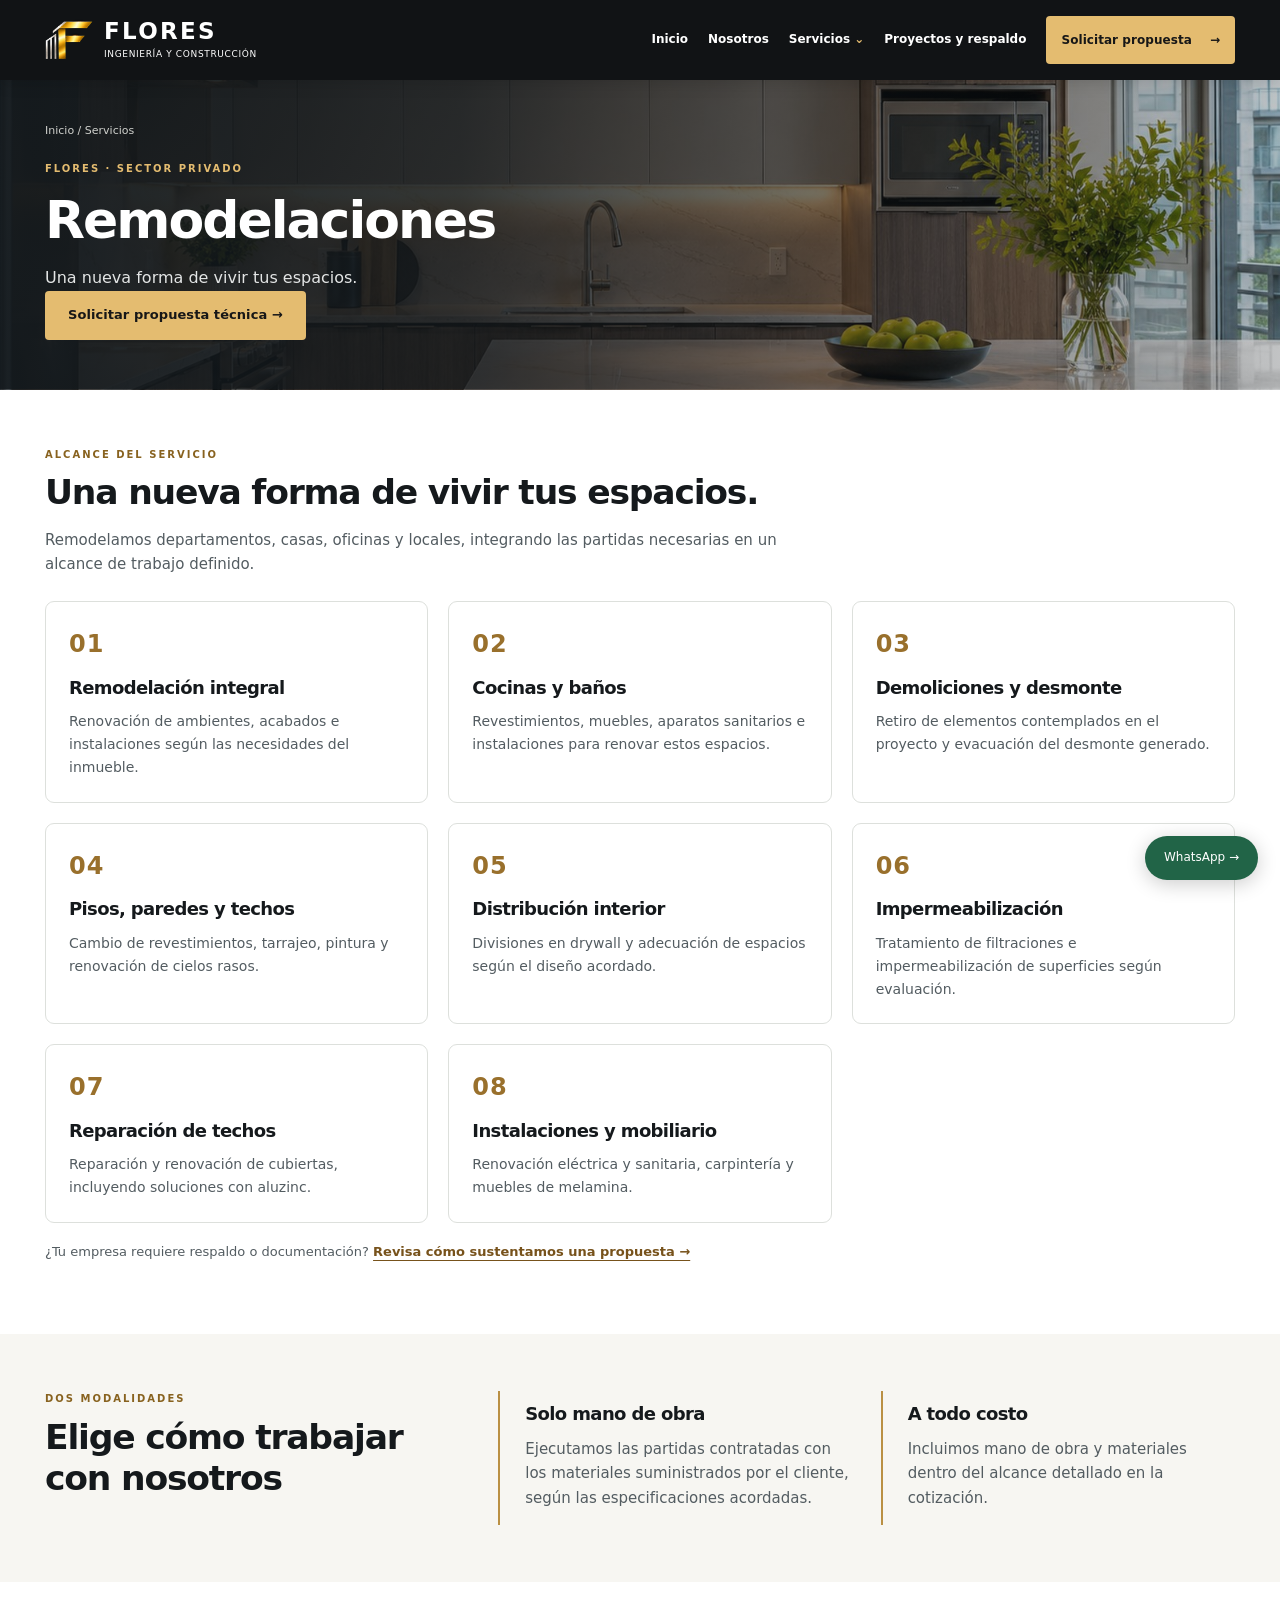
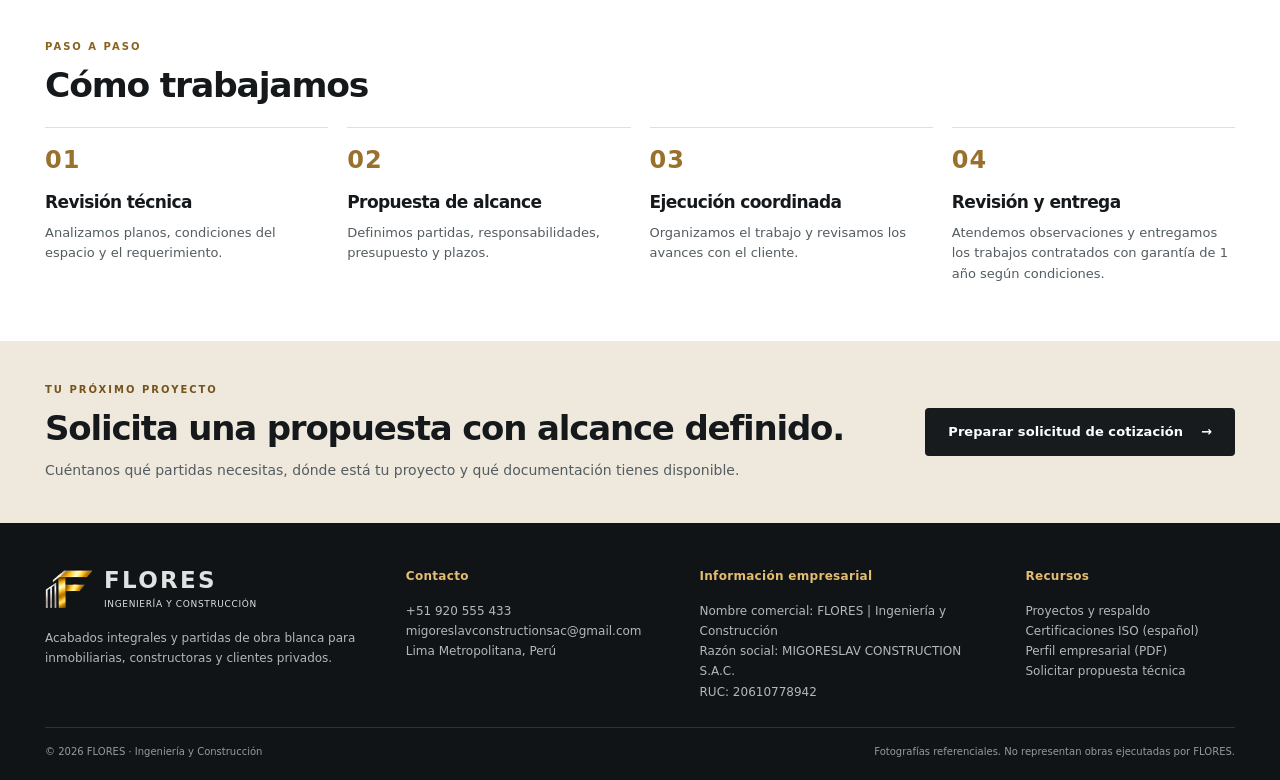
<file: remodelaciones.html>
<!DOCTYPE html>

<html lang="es"><head><meta charset="utf-8"/><meta content="width=device-width, initial-scale=1" name="viewport"/><meta content="#15181b" name="theme-color"/><title>Remodelaciones | FLORES Ingeniería y Construcción</title><meta content="Remodelamos departamentos, casas, oficinas y locales, integrando las partidas necesarias en un alcance de trabajo definido." name="description"/><link href="assets/favicon.png" rel="icon"/><link href="styles.css?v=20261121-certificaciones" rel="stylesheet"/><script defer="" src="script.js"></script><meta content="website" property="og:type"/><meta content="FLORES | Ingeniería y Construcción" property="og:site_name"/><meta content="index,follow" name="robots"/></head><body><a class="skip" href="#contenido">Saltar al contenido</a><header><div class="wrap nav"><a aria-label="FLORES, inicio" class="brand" href="index.html"><img alt="Isotipo original de FLORES" height="56" src="assets/logo-f-isotipo.webp" width="48"/><span><b>FLORES</b><small>INGENIERÍA Y CONSTRUCCIÓN</small></span></a><button aria-controls="nav" aria-expanded="false" aria-label="Abrir menú" class="menu">☰</button><nav aria-label="Navegación principal" id="nav">
<a href="index.html">Inicio</a>
<a href="index.html#nosotros">Nosotros</a>
<details class="nav-services"><summary>Servicios</summary><div class="dropdown">
<a href="acabados.html">Acabados integrales</a>
<a href="acabados.html#partidas">Partidas especializadas</a>
<a href="construccion.html">Construcción y ampliaciones</a>
<a href="diseno.html">Diseño y planos</a>
<a href="remodelaciones.html">Remodelaciones</a>
</div></details>
<a href="proyectos.html">Proyectos y respaldo</a>
<a class="btn gold small" href="contacto.html">Solicitar propuesta <span aria-hidden="true">→</span></a>
</nav></div></header><main id="contenido"><section class="hero subhero" style="--photo:url(assets/cocina.jpg)"><div class="wrap hero-inner"><a class="breadcrumb" href="index.html">Inicio / Servicios</a><span class="eyebrow">FLORES · SECTOR PRIVADO</span><h1>Remodelaciones</h1><p>Una nueva forma de vivir tus espacios.</p><a class="btn gold" href="contacto.html?servicio=Remodelaciones">Solicitar propuesta técnica →</a></div></section><section class="section"><div class="wrap"><span class="eyebrow dark">ALCANCE DEL SERVICIO</span><h2>Una nueva forma de vivir tus espacios.</h2><p class="intro">Remodelamos departamentos, casas, oficinas y locales, integrando las partidas necesarias en un alcance de trabajo definido.</p><div class="parts"><article><span class="number">01</span><h3>Remodelación integral</h3><p>Renovación de ambientes, acabados e instalaciones según las necesidades del inmueble.</p></article><article><span class="number">02</span><h3>Cocinas y baños</h3><p>Revestimientos, muebles, aparatos sanitarios e instalaciones para renovar estos espacios.</p></article><article><span class="number">03</span><h3>Demoliciones y desmonte</h3><p>Retiro de elementos contemplados en el proyecto y evacuación del desmonte generado.</p></article><article><span class="number">04</span><h3>Pisos, paredes y techos</h3><p>Cambio de revestimientos, tarrajeo, pintura y renovación de cielos rasos.</p></article><article><span class="number">05</span><h3>Distribución interior</h3><p>Divisiones en drywall y adecuación de espacios según el diseño acordado.</p></article><article><span class="number">06</span><h3>Impermeabilización</h3><p>Tratamiento de filtraciones e impermeabilización de superficies según evaluación.</p></article><article><span class="number">07</span><h3>Reparación de techos</h3><p>Reparación y renovación de cubiertas, incluyendo soluciones con aluzinc.</p></article><article><span class="number">08</span><h3>Instalaciones y mobiliario</h3><p>Renovación eléctrica y sanitaria, carpintería y muebles de melamina.</p></article></div><p class="service-resource">¿Tu empresa requiere respaldo o documentación? <a class="text-link" href="proyectos.html">Revisa cómo sustentamos una propuesta →</a></p></div></section><section class="soft section"><div class="wrap modes"><div><span class="eyebrow dark">DOS MODALIDADES</span><h2>Elige cómo trabajar con nosotros</h2></div><article><h3>Solo mano de obra</h3><p>Ejecutamos las partidas contratadas con los materiales suministrados por el cliente, según las especificaciones acordadas.</p></article><article><h3>A todo costo</h3><p>Incluimos mano de obra y materiales dentro del alcance detallado en la cotización.</p></article></div></section><section class="section"><div class="wrap"><span class="eyebrow dark">PASO A PASO</span><h2>Cómo trabajamos</h2><div class="steps"><article><span class="number">01</span><h3>Revisión técnica</h3><p>Analizamos planos, condiciones del espacio y el requerimiento.</p></article><article><span class="number">02</span><h3>Propuesta de alcance</h3><p>Definimos partidas, responsabilidades, presupuesto y plazos.</p></article><article><span class="number">03</span><h3>Ejecución coordinada</h3><p>Organizamos el trabajo y revisamos los avances con el cliente.</p></article><article><span class="number">04</span><h3>Revisión y entrega</h3><p>Atendemos observaciones y entregamos los trabajos contratados con garantía de 1 año según condiciones.</p></article></div></div></section><section class="cta"><div class="wrap cta-inner"><div><span class="eyebrow">TU PRÓXIMO PROYECTO</span><h2>Solicita una propuesta con alcance definido.</h2><p>Cuéntanos qué partidas necesitas, dónde está tu proyecto y qué documentación tienes disponible.</p></div><a class="btn gold" href="contacto.html?servicio=Remodelaciones">Preparar solicitud de cotización <span aria-hidden="true">→</span></a></div></section></main><footer><div class="wrap foot"><div><a class="brand" href="index.html"><img alt="Isotipo original de FLORES" height="56" src="assets/logo-f-isotipo.webp" width="48"/><span><b>FLORES</b><small>INGENIERÍA Y CONSTRUCCIÓN</small></span></a><p>Acabados integrales y partidas de obra blanca para inmobiliarias, constructoras y clientes privados.</p></div><div><b>Contacto</b><p><a href="tel:+51920555433">+51 920 555 433</a><br/><a class="email" href="mailto:migoreslavconstructionsac@gmail.com">migoreslavconstructionsac@gmail.com</a><br/>Lima Metropolitana, Perú</p></div><div><b>Información empresarial</b><p>Nombre comercial: FLORES | Ingeniería y Construcción<br/>Razón social: MIGORESLAV CONSTRUCTION S.A.C.<br/>RUC: 20610778942</p></div><div class="footer-resources"><b>Recursos</b><p><a href="proyectos.html">Proyectos y respaldo</a><br/><a href="proyectos.html#certificaciones">Certificaciones ISO (español)</a><br/><a download="" href="perfil_empresarial_flores.pdf">Perfil empresarial (PDF)</a><br/><a href="contacto.html">Solicitar propuesta técnica</a></p></div></div><div class="wrap foot-bottom">© 2026 FLORES · Ingeniería y Construcción<span>Fotografías referenciales. No representan obras ejecutadas por FLORES.</span></div></footer><a aria-label="Consultar por WhatsApp" class="floating" href="https://wa.me/51920555433?text=Hola%2C%20quisiera%20cotizar%20un%20proyecto." rel="noopener noreferrer" target="_blank">WhatsApp →</a></body></html>
</file>
<file: styles.css>
:root{--ink:#15181b;--gold:#c69b4c;--light:#e6bf71;--muted:#626970;--paper:#f6f6f4;--line:#e0e1de}*{box-sizing:border-box}html{scroll-behavior:smooth;scroll-padding-top:100px}body{margin:0;color:var(--ink);background:white;font:15px/1.75 'Montserrat','Segoe UI',Arial,sans-serif}a{color:inherit;text-decoration:none}img{max-width:100%;display:block}button,input,select,textarea{font:inherit}button,a,input,select,textarea,summary{-webkit-tap-highlight-color:transparent}a:focus-visible,button:focus-visible,summary:focus-visible,input:focus-visible,select:focus-visible,textarea:focus-visible{outline:3px solid var(--gold);outline-offset:4px}button,summary{cursor:pointer}.wrap{width:min(1190px,calc(100% - 56px));margin:auto}.skip{position:absolute;left:-9999px;z-index:100;background:#fff;padding:12px}.skip:focus{left:12px}header{position:sticky;top:0;z-index:30;background:#111315;color:white;box-shadow:0 3px 15px #0002}.nav{display:flex;align-items:center;justify-content:space-between;min-height:85px;gap:25px}.brand{display:flex;align-items:center;gap:12px;flex-shrink:0}.brand img{object-fit:contain}.brand b{display:block;font-size:22px;line-height:1.1;letter-spacing:3px}.brand small{display:block;font-size:9px;letter-spacing:.8px;margin-top:7px}nav{display:flex;align-items:center;gap:25px;font-size:12px;font-weight:650}nav>a:hover,nav>a[aria-current],nav summary:hover{color:var(--light)}nav details{position:relative}nav summary{list-style:none}nav summary::after{content:' ⌄';color:var(--light)}.dropdown{position:absolute;top:35px;left:-20px;background:#202428;min-width:250px;border-top:2px solid var(--gold);box-shadow:0 12px 30px #0004;padding:12px}.dropdown a{display:block;padding:10px}.dropdown a:hover{background:#ffffff0d;color:var(--light)}.menu{display:none;background:none;color:white;border:1px solid #777;border-radius:4px;font-size:25px;width:44px;height:44px}.btn{display:inline-flex;align-items:center;justify-content:center;gap:18px;padding:15px 23px;border-radius:4px;font-size:13px;font-weight:700;border:0;line-height:1.4;min-height:48px;transition:background .2s,transform .2s}.btn:hover{transform:translateY(-2px)}.gold{background:var(--light);color:#171717}.gold:hover{background:#f1cb86}.small{padding:11px 15px;font-size:12px}.outline{border:1px solid #d8bc8b;color:white;background:#15181b55}.hero{position:relative;background:#171a1c;color:white;isolation:isolate}.hero:before{content:'';position:absolute;inset:0;z-index:-1;background-image:linear-gradient(90deg,#11171bf5 0%,#11171bd9 36%,#11171b40 100%),var(--photo);background-size:cover;background-position:center}.hero-inner{padding:64px 0 36px}.eyebrow{display:block;color:var(--light);font-size:10px;letter-spacing:2px;font-weight:800;text-transform:uppercase}.eyebrow.dark{color:#88621f}.hero-brand{font-size:28px;font-weight:800;letter-spacing:5px;margin-top:30px;line-height:1.2}.hero-brand small{display:block;font-size:9px;letter-spacing:2px;margin-top:7px}.hero h1{font-size:clamp(36px,4.5vw,61px);line-height:1.1;letter-spacing:-2px;max-width:830px;margin:26px 0 24px}.hero h1 em{font-style:normal;color:var(--light)}.hero p{max-width:600px;color:#e3e5e5;font-size:16px}.actions{display:flex;flex-wrap:wrap;gap:12px;margin-top:30px}.hero-tags{display:grid;grid-template-columns:repeat(4,1fr);gap:20px;margin-top:65px;border-top:1px solid #ffffff42;padding-top:25px}.hero-tags a{display:flex;align-items:center;gap:14px;font-size:12px;line-height:1.4}.hero-tags a:hover{color:var(--light)}.hero-tags span{color:var(--light);font-size:19px}.hero-tags b{margin-left:auto;color:var(--light)}.trust{background:#efeee9;border-bottom:1px solid var(--line)}.trust>.wrap{display:flex;justify-content:space-between;gap:15px;padding-block:18px;font-size:12px;font-weight:600}.section{padding:80px 0}.soft{background:var(--paper)}h2{font-size:clamp(28px,3vw,39px);line-height:1.18;letter-spacing:-1px;margin:15px 0 24px}h3{font-size:20px;line-height:1.35;margin:14px 0}p{color:var(--muted);margin:0 0 20px}.intro{max-width:790px;font-size:16px}.about{display:grid;grid-template-columns:1.5fr 1fr;gap:95px;align-items:center}.about aside{padding:36px;border-left:3px solid var(--gold);background:var(--paper)}.number{font-size:24px;color:#99702c;font-weight:700;letter-spacing:1px}.more{font-size:12px;font-weight:750;color:#805c20}.cards{display:grid;grid-template-columns:repeat(4,minmax(0,1fr));gap:20px;margin-top:38px}.card{display:flex;flex-direction:column;background:#fff;border-radius:12px;overflow:hidden;box-shadow:0 9px 30px #18252c0a;transition:transform .2s}.card:hover{transform:translateY(-5px)}.card img{width:100%;height:200px;object-fit:cover}.card-body{padding:24px;display:flex;flex-direction:column;flex:1}.card-body h3{font-size:20px}.card-body p{font-size:13px;line-height:1.7}.card-body .more{margin-top:auto}.note{font-size:11px;color:#6b7075;margin-top:20px}.dark-section{background:#191e22;color:white}.dark-section p{color:#bec2c4}.audience{display:grid;grid-template-columns:1.1fr 1fr 1fr;gap:55px;align-items:center}.audience article{border-left:1px solid #c69b4c88;padding-left:28px}.steps{display:grid;grid-template-columns:repeat(4,1fr);gap:35px;margin-top:40px}.steps article{border-top:1px solid var(--line);padding-top:20px}.steps h3{font-size:18px}.steps p{font-size:13px}.cta{background:#ece6da;padding:55px 0}.cta-inner{display:flex;justify-content:space-between;align-items:center;gap:40px}.cta .eyebrow{color:#75541e}.cta h2{font-size:33px}.cta p{margin:0}.cta .btn{background:#171b1e;color:white;flex-shrink:0}footer{background:#111416;color:#e0e1e2;padding:50px 0 24px}footer p{font-size:12px;color:#b2b8bb;margin-top:20px}.foot{display:grid;grid-template-columns:1fr 1fr 1.2fr;gap:35px}.foot>div>b{font-size:12px;color:var(--light)}.foot-bottom{border-top:1px solid #ffffff20;padding-top:20px;margin-top:24px;display:flex;justify-content:space-between;gap:20px;font-size:10px;color:#939b9e}.floating{position:fixed;right:22px;bottom:20px;z-index:25;background:#216447;color:white;padding:12px 19px;border-radius:30px;font-size:12px;box-shadow:0 4px 20px #0003}.subhero .hero-inner{padding:50px 0 70px}.subhero h1{max-width:850px}.breadcrumb{display:block;font-size:11px;color:#d0d1cd;margin-bottom:35px}.parts{display:grid;grid-template-columns:repeat(3,1fr);gap:25px;margin-top:40px}.parts article{padding:28px;border:1px solid var(--line);border-radius:9px}.parts p{font-size:14px;margin:0}.modes{display:grid;grid-template-columns:1.2fr 1fr 1fr;gap:40px}.modes article{padding-left:25px;border-left:2px solid var(--gold)}.contact-top{background:#eeeae2}.contact-top h1{font-size:clamp(36px,4.3vw,57px);line-height:1.12;letter-spacing:-1.5px;margin:20px 0}.contact-grid{display:grid;grid-template-columns:1fr 1fr;gap:80px}.phone{font-size:30px;display:block;margin-bottom:20px;font-weight:700}.contact-grid .btn{margin-bottom:25px}.email{overflow-wrap:anywhere}form{background:var(--paper);border:1px solid var(--line);padding:30px;border-radius:10px}form h3{margin-top:0}form p{font-size:13px}label{display:block;font-size:12px;font-weight:700;margin:13px 0 6px}input,select,textarea{width:100%;border:1px solid #c8cbca;padding:11px;border-radius:4px;background:white;color:#15181b}textarea{resize:vertical}form .btn{margin:20px 0 0!important}form .note{margin-bottom:0}.faq{max-width:850px}.faq details{border-bottom:1px solid #cfd1ce;padding:20px 0}.faq summary{font-weight:650}.faq p{margin:15px 0 0}.contact-body{padding-top:60px}
@media(min-width:1600px){.hero-inner{padding-top:95px}.hero-tags{margin-top:80px}}@media(max-width:1050px){nav{gap:15px}.cards{grid-template-columns:repeat(2,1fr)}.card img{height:240px}.about{gap:45px}.foot{grid-template-columns:1fr 1fr}.foot>div:last-child{grid-column:1/-1}.audience{gap:25px}.brand b{font-size:20px}.brand small{font-size:8px}.contact-grid{gap:35px}}@media(max-width:800px){.menu{display:block}nav{display:none;position:absolute;top:85px;left:0;right:0;background:#171b1e;padding:20px 28px;max-height:calc(100dvh - 85px);overflow:auto}nav.open{display:flex;flex-direction:column;align-items:stretch;gap:8px}nav>a,nav summary{padding:10px}nav .dropdown{position:static;box-shadow:none;margin-top:10px}.hero-tags{grid-template-columns:1fr 1fr}.trust>.wrap{display:grid;grid-template-columns:1fr 1fr}.about,.audience,.modes{grid-template-columns:1fr;gap:30px}.about aside{max-width:600px}.steps,.parts{grid-template-columns:1fr 1fr}.cta-inner{align-items:flex-start;flex-direction:column;gap:20px}.contact-grid{grid-template-columns:1fr}.hero h1{letter-spacing:-1px}.hero:before{background-image:linear-gradient(90deg,#11171bec,#11171b88),var(--photo)}}@media(max-width:500px){.wrap{width:calc(100% - 36px)}.section{padding:55px 0}.hero-inner{padding-top:42px}.hero-brand{font-size:24px}.hero h1{font-size:38px}.hero-tags{gap:22px 17px;margin-top:40px}.hero-tags a{font-size:11px}.hero-tags span{font-size:17px}.hero-tags b{display:none}.cards,.parts,.steps,.foot{grid-template-columns:1fr}.card img{height:220px}.steps{gap:20px}.steps article{padding-top:15px}.foot>div:last-child{grid-column:auto}.foot-bottom{flex-direction:column;padding-bottom:45px}.about aside{padding:25px}.cta h2{font-size:29px}form{padding:22px}.trust>.wrap{font-size:10px;gap:10px}.floating{right:12px;bottom:12px}.subhero h1{font-size:36px}.contact-top h1{font-size:37px}.phone{font-size:27px}}
@media(prefers-reduced-motion:reduce){html{scroll-behavior:auto}*{transition:none!important}}


/* ================================================================
   FLORES | SECTOR PRIVADO — AJUSTES FINALES 21/11/2026
   Jerarquía: Marca > Eslogan > Descripción. Ritmo sobrio, sin vacíos.
   Se conservan los elementos, isotipo, textos y vínculos del sitio.
   ================================================================ */

/* CABECERA: marca clara y estable en todas las páginas */
.nav{min-height:80px;gap:22px}
.brand{gap:11px}
.brand img{width:48px;height:52px;object-fit:contain}
.brand b{font-size:23px;letter-spacing:2.3px;line-height:1.03}
.brand small{font-size:9px;letter-spacing:.65px;line-height:1.35;margin-top:5px}
nav{gap:20px}

/* INICIO: nombre comercial predominante, eslogan subordinado */
.hero:not(.subhero) .hero-inner{padding:47px 0 31px}
.hero:not(.subhero) .eyebrow{font-size:10px;letter-spacing:1.9px}
.hero:not(.subhero) .hero-brand{
  font-size:clamp(65px,7.7vw,96px);
  line-height:.98;letter-spacing:2.4px;
  margin-top:23px;color:var(--light);font-weight:850;
  max-width:100%;
}
.hero:not(.subhero) .hero-brand small{
  display:block;font-size:clamp(20px,2.25vw,27px);
  line-height:1.22;letter-spacing:1.2px;font-weight:650;
  margin-top:9px;color:#f0eee8;
}
.hero:not(.subhero) h1{
  font-size:clamp(29px,3.1vw,39px);
  line-height:1.19;letter-spacing:-.8px;
  max-width:660px;margin:24px 0 13px;font-weight:750;
}
.hero:not(.subhero) h1 em{color:var(--light)}
.hero:not(.subhero) p{font-size:15px;line-height:1.6;max-width:570px;margin-bottom:0}
.hero:not(.subhero) .actions{margin-top:22px;gap:10px}
.hero:not(.subhero) .hero-tags{
  margin-top:35px;padding-top:19px;gap:18px;
}
.hero:not(.subhero) .hero-tags a{font-size:12px;line-height:1.4}
.hero:not(.subhero) .hero-tags span{font-size:17px}

/* Compactar los espacios entre las áreas sin quitar respiración */
.trust>.wrap{padding-block:13px;gap:12px}
.section{padding:57px 0}
.section .eyebrow{margin:0 0 9px}
h2{font-size:clamp(27px,2.85vw,37px);margin:0 0 17px;line-height:1.2}
h3{margin:11px 0 10px}
p{margin:0 0 15px}
.intro{font-size:15px;line-height:1.6;margin-bottom:0}
.about{gap:62px}
.about aside{padding:28px 30px}
.about aside h3{margin-top:9px}
.about aside p{margin-bottom:14px}
.cards{margin-top:26px;gap:18px}
.card-body{padding:21px}
.card-body h3{font-size:19px;margin-top:10px}
.card-body p{font-size:13px;line-height:1.62;margin-bottom:17px}
.note{margin-top:15px;margin-bottom:0}
.audience{gap:37px}
.audience article{padding-left:23px}
.audience article h3{margin-top:0}
.audience article p{margin-bottom:0}
.steps{margin-top:26px;gap:26px}
.steps article{padding-top:15px}
.steps h3{font-size:17px;margin:10px 0 9px}
.steps p{line-height:1.65;margin-bottom:0}
.cta{padding:44px 0}
.cta-inner{gap:27px}
.cta h2{font-size:clamp(28px,2.6vw,34px);margin:9px 0 11px}
.cta p{margin-bottom:0}
footer{padding:40px 0 20px}
footer .brand{margin-bottom:10px}
footer p{margin-top:13px;margin-bottom:0;line-height:1.68}
.foot{gap:29px}
.foot-bottom{padding-top:16px;margin-top:25px}

/* Interiores: evitar títulos sobredimensionados y separaciones extensas */
.subhero .hero-inner{padding:42px 0 50px}
.subhero h1{font-size:clamp(33px,4.2vw,52px);margin:14px 0 15px;line-height:1.13}
.subhero p{margin-bottom:0}
.breadcrumb{margin-bottom:21px}
.parts{margin-top:25px;gap:20px}
.parts article{padding:23px}
.modes{gap:28px}
.contact-body{padding-top:52px}
.contact-grid{gap:55px}
.contact-top h1{font-size:clamp(33px,4.2vw,51px);margin:15px 0}
.faq details{padding:15px 0}

/* Tablet */
@media(max-width:1050px){
  nav{gap:13px}
  .about{gap:32px}
  .audience{gap:25px}
  .brand b{font-size:21px}
  .brand small{font-size:8px}
}
@media(max-width:800px){
  nav{top:80px;max-height:calc(100dvh - 80px)}
  .section{padding:48px 0}
  .hero:not(.subhero) .hero-inner{padding:44px 0 27px}
  .hero:not(.subhero) .hero-brand{font-size:clamp(60px,9vw,80px)}
  .hero:not(.subhero) .hero-brand small{font-size:clamp(19px,2.9vw,25px)}
  .hero:not(.subhero) h1{font-size:clamp(29px,4.5vw,36px)}
  .hero:not(.subhero) .hero-tags{margin-top:29px}
  .about,.audience,.modes{gap:24px}
  .contact-grid{gap:28px}
  .steps{gap:19px}
  .cta{padding:37px 0}
  footer{padding-top:36px}
}
/* Celular: proporcional y sin grandes vacíos */
@media(max-width:500px){
  .nav{min-height:72px}
  .brand img{width:40px;height:43px}
  .brand b{font-size:19px;letter-spacing:1.9px}
  .brand small{font-size:7.6px;letter-spacing:.25px;margin-top:4px}
  nav{top:72px;max-height:calc(100dvh - 72px)}
  .hero:not(.subhero) .hero-inner{padding:33px 0 25px}
  .hero:not(.subhero) .hero-brand{font-size:clamp(51px,13vw,65px);letter-spacing:1.5px;margin-top:16px}
  .hero:not(.subhero) .hero-brand small{font-size:clamp(17px,4.25vw,20px);letter-spacing:.25px;margin-top:7px}
  .hero:not(.subhero) h1{font-size:clamp(26px,7vw,32px);line-height:1.2;letter-spacing:-.35px;margin:20px 0 12px}
  .hero:not(.subhero) p{font-size:14px;line-height:1.55}
  .hero:not(.subhero) .actions{margin-top:19px}
  .hero:not(.subhero) .hero-tags{margin-top:25px;gap:13px 12px;padding-top:16px}
  .hero:not(.subhero) .hero-tags a{font-size:10.6px;gap:8px}
  .hero:not(.subhero) .hero-tags span{font-size:15px}
  .trust>.wrap{padding-block:11px;gap:7px 12px;font-size:10px}
  .section{padding:38px 0}
  .section .eyebrow{margin-bottom:7px}
  h2{font-size:clamp(26px,7vw,31px);margin-bottom:13px}
  h3{margin:9px 0}
  .about aside{padding:22px}
  .cards{margin-top:21px;gap:15px}
  .card-body{padding:18px}
  .note{margin-top:11px}
  .steps{margin-top:19px;gap:17px}
  .steps article{padding-top:13px}
  .cta{padding:33px 0}
  .cta h2{font-size:28px}
  .cta-inner{gap:16px}
  footer{padding:31px 0 18px}
  .foot{gap:23px}
  .foot-bottom{margin-top:20px}
  .subhero .hero-inner{padding:34px 0 39px}
  .subhero h1{font-size:clamp(29px,7.4vw,38px)}
  .breadcrumb{margin-bottom:17px}
  .contact-body{padding-top:37px}
  .parts{margin-top:20px}
}

/* ================================================================
   FLORES / SECTOR PRIVADO · EDICIÓN CORPORATIVA B2B · 21 NOV 2026
   Objetivo: confianza verificable, legibilidad y espaciado sobrio.
   ================================================================ */
:root{--ink:#15191c;--gold:#ba9044;--light:#e4bc70;--muted:#535c61;--paper:#f7f6f2;--line:#dde0dc}
body{font-family:system-ui,-apple-system,"Segoe UI",Arial,sans-serif;font-size:15px;line-height:1.64}
h1,h2,h3{font-weight:750;letter-spacing:-.035em}
h2{font-size:clamp(27px,2.7vw,36px);margin-bottom:15px}
h3{font-size:18px}
.btn{letter-spacing:.005em;text-align:center}
.btn-line{border:1px solid #a6a9a4;color:var(--ink);background:transparent}
.btn-line:hover{background:#ffffff70}
.text-link{display:inline-block;color:#77521b;font-size:13px;font-weight:750;text-decoration:underline;text-underline-offset:4px}
.text-link:hover{color:#a5752d}
.section{padding:57px 0}
.section-heading{display:flex;align-items:end;justify-content:space-between;gap:44px;margin-bottom:24px}
.section-heading>div{flex:1.12}
.section-heading>p{flex:.84;max-width:415px;margin:0 0 5px;font-size:14px}
.section-heading h2{margin-bottom:0}
.mainhero:before{background-image:linear-gradient(90deg,rgba(13,18,21,.97) 0%,rgba(13,18,21,.89) 39%,rgba(13,18,21,.35) 100%),var(--photo);background-position:center 54%}
.mainhero .hero-inner{padding-block:48px 27px}
.mainhero .hero-brand{font-size:clamp(66px,7.8vw,96px);margin-top:18px;letter-spacing:.025em;line-height:1.02}
.mainhero .hero-brand small{letter-spacing:.05em;font-size:clamp(20px,2.1vw,27px);margin-top:4px;line-height:1.2}
.mainhero h1{font-size:clamp(29px,3.1vw,40px);margin:23px 0 10px;max-width:730px;line-height:1.17}
.mainhero .hero-tags{margin-top:30px;padding-top:19px}
.mainhero p{font-size:15px;line-height:1.58;max-width:650px}
.mainhero .actions{margin-top:23px}
.trust .wrap{flex-wrap:wrap;gap:11px 25px;font-size:11.5px;line-height:1.5}
.trust span{white-space:normal}
.promise-panel{border-left:3px solid var(--gold)}
.promise-panel h3{font-size:22px;margin:12px 0 14px;line-height:1.25}
.checklist{padding:0;margin:0 0 18px;list-style:none}
.checklist li{position:relative;padding:7px 0 7px 23px;border-bottom:1px solid #e1e1da;color:#384348;font-size:13px}
.checklist li:before{content:'✓';position:absolute;left:0;color:#8c692e;font-weight:800}
.cards{margin-top:25px;gap:17px}
.card{border:1px solid #e6e5df;box-shadow:0 9px 25px #0000000b;border-radius:7px}
.card-image{position:relative;overflow:hidden}
.card-image img{height:175px;object-fit:cover;filter:saturate(.83)}
.card-image span{position:absolute;bottom:9px;left:10px;background:#10191dba;color:#fff;font-size:10px;border-radius:3px;padding:3px 8px}
.card-body{padding:19px 17px 22px}
.card-body .eyebrow{font-size:9px;letter-spacing:1.1px}
.card-body h3{font-size:18px;line-height:1.26;margin:10px 0}
.card-body p{line-height:1.57}
.card-body .more{margin-top:auto}
.service-bottom{display:flex;align-items:center;justify-content:space-between;gap:16px;margin-top:21px;padding-top:16px;border-top:1px solid #dfe0da;font-size:13px;color:#555e60}
.specialties-grid{display:grid;grid-template-columns:repeat(4,minmax(0,1fr));gap:11px}
.specialties-grid article{padding:18px 16px 19px;border:1px solid var(--line);background:white;border-radius:5px;min-height:154px}
.specialties-grid article>span,.cred-grid article>span{display:block;font-size:11px;letter-spacing:.14em;color:#a17a33;font-weight:800}
.specialties-grid h3{font-size:16px;line-height:1.25;margin:11px 0 7px;letter-spacing:-.02em}
.specialties-grid p{font-size:12.5px;line-height:1.5;margin:0}
.below-grid{margin-top:19px}
.section-heading-light p{color:#c1c5c6}
.mode-cards{display:grid;grid-template-columns:repeat(2,minmax(0,1fr));gap:15px}
.mode-cards article{border:1px solid #a38a5857;border-radius:6px;padding:20px 25px 19px;background:#ffffff08}
.mode-cards article h3{margin:6px 0 8px;color:white;font-size:20px}
.mode-cards article p{margin:0;max-width:460px;font-size:13px;line-height:1.62}
.mode-cards .number{font-size:18px;color:var(--light)}
.proof-layout{display:grid;grid-template-columns:1.12fr .88fr;gap:62px;align-items:center}
.proof-layout p{font-size:14px}
.proof-panel{padding:27px 30px;border:1px solid #dedbd3;background:white;border-radius:7px}
.proof-panel h3{font-size:20px;margin:12px 0 10px}
.evidence-list{list-style:none;padding:0;margin:6px 0 0}
.evidence-list li{padding:13px 0;border-bottom:1px solid var(--line)}
.evidence-list li:last-child{border-bottom:0;padding-bottom:0}
.evidence-list b{display:block;font-size:14px;color:var(--ink)}
.evidence-list small{display:block;font-size:12px;color:#5b6669;line-height:1.5;margin-top:3px}
.actions-dark{margin-top:21px;gap:11px}
.actions-dark .btn{min-height:44px;padding:12px 18px}
.steps{gap:19px;margin-top:21px}
.steps article{padding-top:13px}
.steps h3{font-size:17px}
.steps p{font-size:13px;line-height:1.58}
.method-note{font-size:11.5px;color:#70787c;margin:21px 0 0}
.cta{padding:41px 0;background:#efe8dc}
.cta-inner{gap:30px}
.cta h2{font-size:clamp(28px,2.8vw,34px)}
.cta p{font-size:14px;max-width:700px}
footer .foot{grid-template-columns:1.25fr 1fr 1.12fr .78fr;gap:25px}
footer .foot>div:last-child{grid-column:auto}
footer .foot>div>b{letter-spacing:.025em}
.footer-resources a:hover{color:var(--light)}
.foot-bottom{align-items:center;font-size:10px}
/* Project detail and evidence */
.evidence-hero:before{background-image:linear-gradient(90deg,#10171bea,#10171baa 52%,#11171b4f),var(--photo)}
.evidence-hero .hero-inner{padding-block:45px 56px}
.evidence-hero h1{max-width:710px}
.doc-list{margin:10px 0 0;padding-left:21px}
.doc-list li{font-size:13px;padding:6px 0;color:#4f595b}
.project-panel .note{font-size:11px;margin-top:13px}
.cred-grid{display:grid;grid-template-columns:repeat(4,minmax(0,1fr));gap:14px;margin-top:25px}
.cred-grid article{padding:19px 18px;border:1px solid #e0e0db;border-radius:7px;background:white}
.cred-grid h3{margin:11px 0 9px;font-size:17px}
.cred-grid p{font-size:13px;margin:0;line-height:1.55}
.corporate-strip{display:grid;grid-template-columns:1fr 1fr;gap:68px}
.corporate-strip h3{margin-top:0}
.corporate-strip p{font-size:14px}
.sector-intro{font-size:14px;line-height:1.65;color:#4b585b;background:#f8f5ee;border-left:3px solid #c19a55;padding:15px 18px;margin-top:20px}
.sector-intro strong{color:#272d2e}
.service-resource{margin-top:18px;font-size:13px}
.parts{scroll-margin-top:102px}
/* Quotation contact form */
.contact-top{background:#eee9df}
.contact-top .wrap{max-width:1190px}
.contact-top h1{max-width:850px;font-size:clamp(37px,4.6vw,59px);line-height:1.12}
.contact-top .intro{max-width:780px}
.gold-word{color:#886321}
.contact-body{padding-top:45px}
.contact-grid{grid-template-columns:.85fr 1.15fr;gap:56px;align-items:start}
.contact-sidebar>h2{margin:14px 0 16px}
.contact-sidebar>p{font-size:14px}
.contact-sidebar .phone{font-size:28px;margin:16px 0 16px}
.contact-datum{display:flex;flex-direction:column;gap:4px;padding-top:16px;margin-top:16px;border-top:1px solid var(--line);font-size:13px}
.contact-datum strong{font-size:12px}
.contact-hint{background:#f6f5f0;border-left:3px solid #b78f4a;padding:18px 20px;margin-top:26px}
.contact-hint p{font-size:12px;margin:7px 0 0}
#project-form{padding:27px 29px;border-radius:7px;background:#f8f7f3}
#project-form h3{font-size:23px;margin:10px 0 7px}
#project-form>p:not(.note){margin:0 0 17px}
#project-form label{font-size:11.5px;margin:13px 0 5px}
#project-form input,#project-form select,#project-form textarea{border-radius:4px;padding:11px 12px;font-size:13px;min-width:0;width:100%}
.form-row{display:grid;grid-template-columns:repeat(2,minmax(0,1fr));gap:15px}
#project-form .form-submit{margin-top:21px!important;width:100%}
#project-form .form-note{margin-top:12px;color:#616d70;line-height:1.55}
.faq{max-width:900px}.faq summary{font-size:14px}
/* responsive */
@media(max-width:1250px){
  .nav{gap:18px}nav{gap:12px;font-size:11.5px}
  footer .foot{gap:19px}
}
@media(max-width:1080px){
  .menu{display:block}
  nav{display:none;position:absolute;top:80px;left:0;right:0;background:#171b1e;padding:20px 28px;max-height:calc(100dvh - 80px);overflow:auto}
  nav.open{display:flex;flex-direction:column;align-items:stretch;gap:7px}
  nav>a,nav summary{padding:11px 10px}
  nav .dropdown{position:static;box-shadow:none;margin-top:10px}
  .cards{grid-template-columns:repeat(2,1fr)}
  .specialties-grid{grid-template-columns:repeat(2,minmax(0,1fr))}
  .cred-grid{grid-template-columns:repeat(2,minmax(0,1fr))}
  .proof-layout{gap:35px}
  footer .foot{grid-template-columns:1fr 1fr;gap:25px}
  footer .foot>div:last-child{grid-column:auto}
}
@media(max-width:800px){
  .section-heading{flex-direction:column;align-items:stretch;gap:10px}
  .section-heading>p{max-width:720px}
  .proof-layout,.corporate-strip{grid-template-columns:1fr;gap:24px}
  .contact-grid{grid-template-columns:1fr;gap:35px}
  .service-bottom{flex-direction:column;align-items:flex-start;gap:8px}
  .cta-inner{flex-direction:column;align-items:flex-start}
  .mainhero:before{background-image:linear-gradient(90deg,#12181bef,#12181bd0 60%,#12181b80),var(--photo)}
}
@media(max-width:540px){
  .wrap{width:calc(100% - 36px)}
  .section{padding:41px 0}
  .mainhero .hero-inner{padding:35px 0 24px}
  .mainhero .hero-brand{font-size:clamp(54px,13.5vw,74px);margin-top:15px}
  .mainhero .hero-brand small{font-size:clamp(17px,4.45vw,22px)}
  .mainhero h1{font-size:clamp(27px,7vw,33px);margin:17px 0 10px}
  .mainhero p{font-size:14px}
  .mainhero .hero-tags{margin-top:22px;gap:11px}
  .mainhero .hero-tags a{font-size:11px}
  .mainhero .actions{margin-top:17px}
  .mainhero .actions .btn{width:100%}
  .cards,.specialties-grid,.mode-cards,.cred-grid,.form-row{grid-template-columns:1fr}
  .specialties-grid{gap:9px}
  .specialties-grid article{min-height:0;padding:15px}
  .proof-panel{padding:22px}
  .cred-grid article{padding:17px}
  .contact-top h1{font-size:37px}
  #project-form{padding:20px 18px}
  .trust .wrap{display:grid;grid-template-columns:1fr 1fr;gap:9px 12px;font-size:10px}
  .trust span{max-width:200px}
  .foot{gap:23px}
  footer .foot{grid-template-columns:1fr}
  .foot-bottom{flex-direction:column;align-items:start}
  .cta .btn{width:100%;min-height:46px}
  .proof-layout .actions .btn{width:100%}
  .proof-layout .actions{width:100%}
}


/* CERTIFICACIONES: lectura sobria, clara y verificable */
.iso-section{background:#f8f7f3}
.iso-heading{align-items:start}
.iso-grid{display:grid;grid-template-columns:repeat(2,minmax(0,1fr));gap:20px;margin-top:25px}
.iso-card{padding:25px 26px 23px;border:1px solid #dedbd0;background:#fff;box-shadow:0 6px 20px #00000006;border-radius:5px;min-width:0}
.iso-card-head{display:flex;flex-wrap:wrap;align-items:center;gap:9px 17px}
.iso-label{color:#865b19;font-weight:850;letter-spacing:-.02em;font-size:23px;line-height:1.2}
.iso-meta{color:#6a655a;font-weight:750;letter-spacing:.1em;font-size:10px}
.iso-card h3{font-size:18px;margin:16px 0 9px}
.iso-card p{font-size:13.5px;line-height:1.6;color:#4c565b;margin-bottom:19px}
.iso-card dl{display:grid;gap:7px;padding:15px 0;margin:0 0 18px;border-top:1px solid #e5e2d8;border-bottom:1px solid #e5e2d8}
.iso-card dl div{display:flex;justify-content:space-between;gap:14px;align-items:baseline;font-size:12px;line-height:1.4}
.iso-card dt{color:#687175}
.iso-card dd{color:#242b2d;margin:0;font-weight:750;text-align:right}
.iso-download{display:inline-block;font-size:13px;font-weight:750;color:#78511c;text-decoration:underline;text-underline-offset:4px}
.iso-download:hover{color:#a17534}
.iso-note{font-size:11.8px;line-height:1.6;color:#626967;max-width:940px;margin:16px 0 0}
.iso-actions{display:flex;gap:12px 28px;flex-wrap:wrap;margin-top:18px}
.iso-teaser{display:grid;grid-template-columns:1.3fr 1fr;gap:25px;border-top:1px solid #d7d4cb;margin-top:28px;padding-top:24px;align-items:center}
.iso-teaser h3{margin:6px 0 7px;font-size:19px}
.iso-teaser p{font-size:13px;max-width:640px;margin:0;line-height:1.55;color:#505c60}
.iso-teaser-links{display:flex;flex-direction:column;align-items:flex-start;gap:7px}
.iso-teaser-links>a:not(.text-link){font-size:13px;color:#78511c;font-weight:750;text-decoration:underline;text-underline-offset:3px}
.iso-teaser-links>.text-link{font-size:12px;margin-top:5px}
@media(max-width:800px){.iso-grid,.iso-teaser{grid-template-columns:1fr}.iso-teaser{gap:15px}}
@media(max-width:500px){.iso-card{padding:20px}.iso-card dl div{font-size:11.5px}.iso-label{font-size:21px}.iso-teaser{margin-top:21px;padding-top:20px}.iso-note{font-size:11px}.iso-actions{gap:12px}}
</file>
